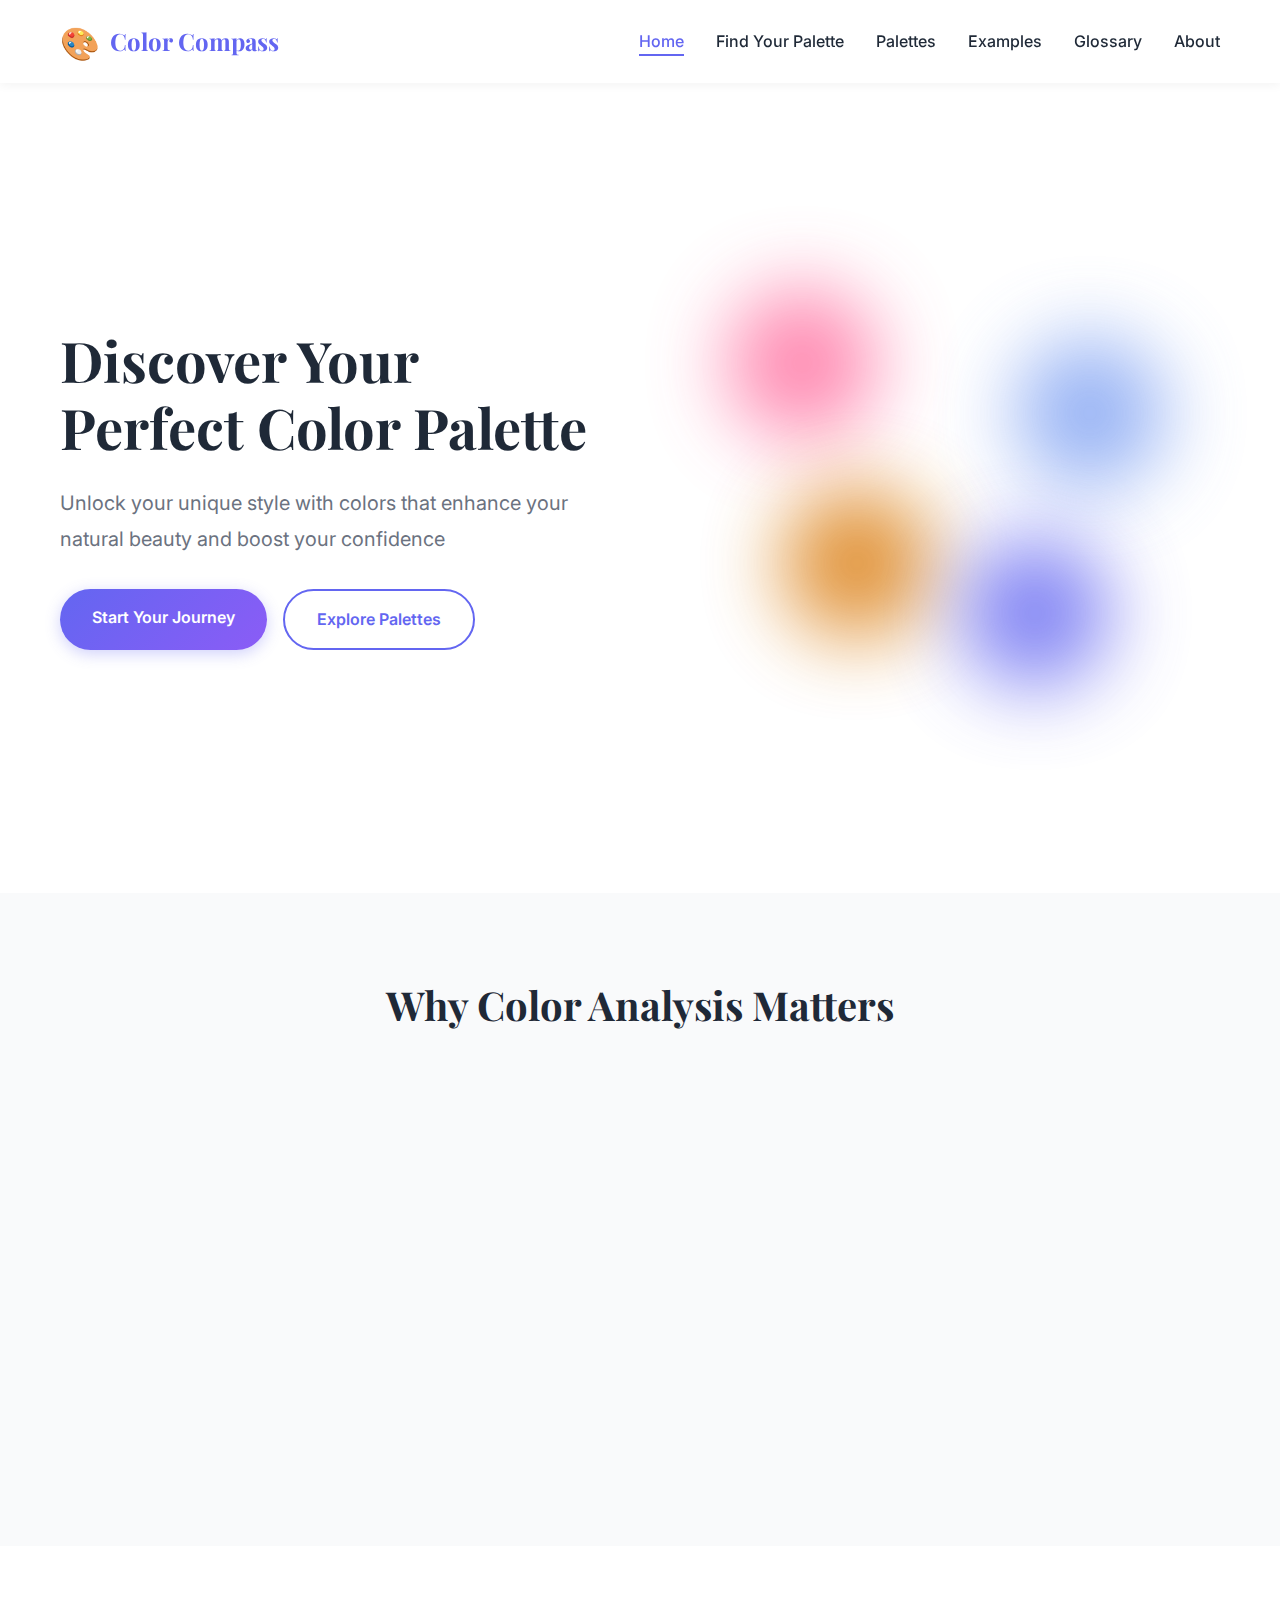
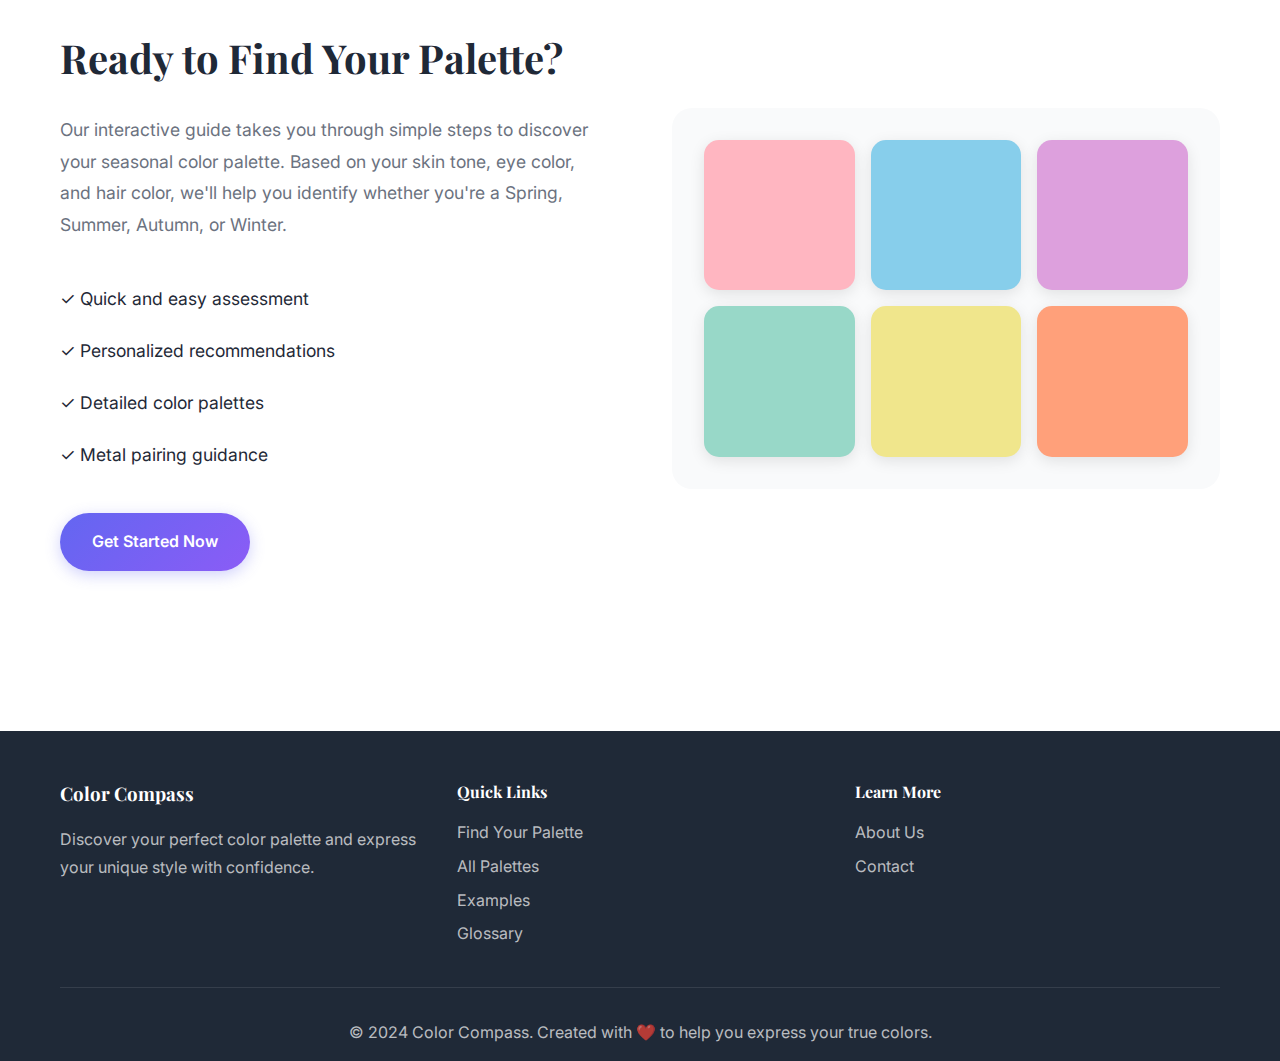
<file: index.html>
<!DOCTYPE html>
<html lang="en">
<head>
    <meta charset="UTF-8">
    <meta name="viewport" content="width=device-width, initial-scale=1.0">
    <title>Color Compass - Discover Your Perfect Palette</title>
    <link rel="stylesheet" href="styles.css">
    <link rel="preconnect" href="https://fonts.googleapis.com">
    <link rel="preconnect" href="https://fonts.gstatic.com" crossorigin>
    <link href="https://fonts.googleapis.com/css2?family=Playfair+Display:wght@400;600;700&family=Inter:wght@300;400;500;600&display=swap" rel="stylesheet">
</head>
<body>
    <nav class="navbar">
        <div class="nav-container">
            <div class="logo">
                <span class="logo-icon">🎨</span>
                <span class="logo-text">Color Compass</span>
            </div>
            <ul class="nav-menu">
                <li><a href="index.html" class="active">Home</a></li>
                <li><a href="guide.html">Find Your Palette</a></li>
                <li><a href="palettes.html">Palettes</a></li>
                <li><a href="examples.html">Examples</a></li>
                <li><a href="glossary.html">Glossary</a></li>
                <li><a href="about.html">About</a></li>
            </ul>
            <div class="hamburger">
                <span></span>
                <span></span>
                <span></span>
            </div>
        </div>
    </nav>

    <section class="hero">
        <div class="hero-content">
            <h1 class="hero-title">Discover Your Perfect Color Palette</h1>
            <p class="hero-subtitle">Unlock your unique style with colors that enhance your natural beauty and boost your confidence</p>
            <div class="hero-buttons">
                <a href="guide.html" class="btn btn-primary">Start Your Journey</a>
                <a href="palettes.html" class="btn btn-secondary">Explore Palettes</a>
            </div>
        </div>
        <div class="hero-visual">
            <div class="color-circle spring"></div>
            <div class="color-circle summer"></div>
            <div class="color-circle autumn"></div>
            <div class="color-circle winter"></div>
        </div>
    </section>

    <section class="features">
        <div class="container">
            <h2 class="section-title">Why Color Analysis Matters</h2>
            <div class="features-grid">
                <div class="feature-card">
                    <div class="feature-icon">✨</div>
                    <h3>Boost Confidence</h3>
                    <p>Colors that complement your natural features help you look and feel your absolute best.</p>
                </div>
                <div class="feature-card">
                    <div class="feature-icon">🎯</div>
                    <h3>Express Yourself</h3>
                    <p>Discover how color choices can become a powerful form of personal and cultural expression.</p>
                </div>
                <div class="feature-card">
                    <div class="feature-icon">💎</div>
                    <h3>Perfect Metals</h3>
                    <p>Learn which metals (silver, gold, rose gold) harmonize best with your color palette.</p>
                </div>
                <div class="feature-card">
                    <div class="feature-icon">🌟</div>
                    <h3>Unlock Potential</h3>
                    <p>Bring out your full potential by understanding how colors interact with your unique features.</p>
                </div>
            </div>
        </div>
    </section>

    <section class="quick-start">
        <div class="container">
            <div class="quick-start-content">
                <div class="quick-start-text">
                    <h2>Ready to Find Your Palette?</h2>
                    <p>Our interactive guide takes you through simple steps to discover your seasonal color palette. Based on your skin tone, eye color, and hair color, we'll help you identify whether you're a Spring, Summer, Autumn, or Winter.</p>
                    <ul class="quick-start-list">
                        <li>✓ Quick and easy assessment</li>
                        <li>✓ Personalized recommendations</li>
                        <li>✓ Detailed color palettes</li>
                        <li>✓ Metal pairing guidance</li>
                    </ul>
                    <a href="guide.html" class="btn btn-primary">Get Started Now</a>
                </div>
                <div class="quick-start-visual">
                    <div class="palette-preview">
                        <div class="palette-color" style="background: #FFB6C1;"></div>
                        <div class="palette-color" style="background: #87CEEB;"></div>
                        <div class="palette-color" style="background: #DDA0DD;"></div>
                        <div class="palette-color" style="background: #98D8C8;"></div>
                        <div class="palette-color" style="background: #F0E68C;"></div>
                        <div class="palette-color" style="background: #FFA07A;"></div>
                    </div>
                </div>
            </div>
        </div>
    </section>

    <footer class="footer">
        <div class="container">
            <div class="footer-content">
                <div class="footer-section">
                    <h3>Color Compass</h3>
                    <p>Discover your perfect color palette and express your unique style with confidence.</p>
                </div>
                <div class="footer-section">
                    <h4>Quick Links</h4>
                    <ul>
                        <li><a href="guide.html">Find Your Palette</a></li>
                        <li><a href="palettes.html">All Palettes</a></li>
                        <li><a href="examples.html">Examples</a></li>
                        <li><a href="glossary.html">Glossary</a></li>
                    </ul>
                </div>
                <div class="footer-section">
                    <h4>Learn More</h4>
                    <ul>
                        <li><a href="about.html">About Us</a></li>
                        <li><a href="#contact">Contact</a></li>
                    </ul>
                </div>
            </div>
            <div class="footer-bottom">
                <p>&copy; 2024 Color Compass. Created with ❤️ to help you express your true colors.</p>
            </div>
        </div>
    </footer>

    <script src="script.js"></script>
</body>
</html>
</file>
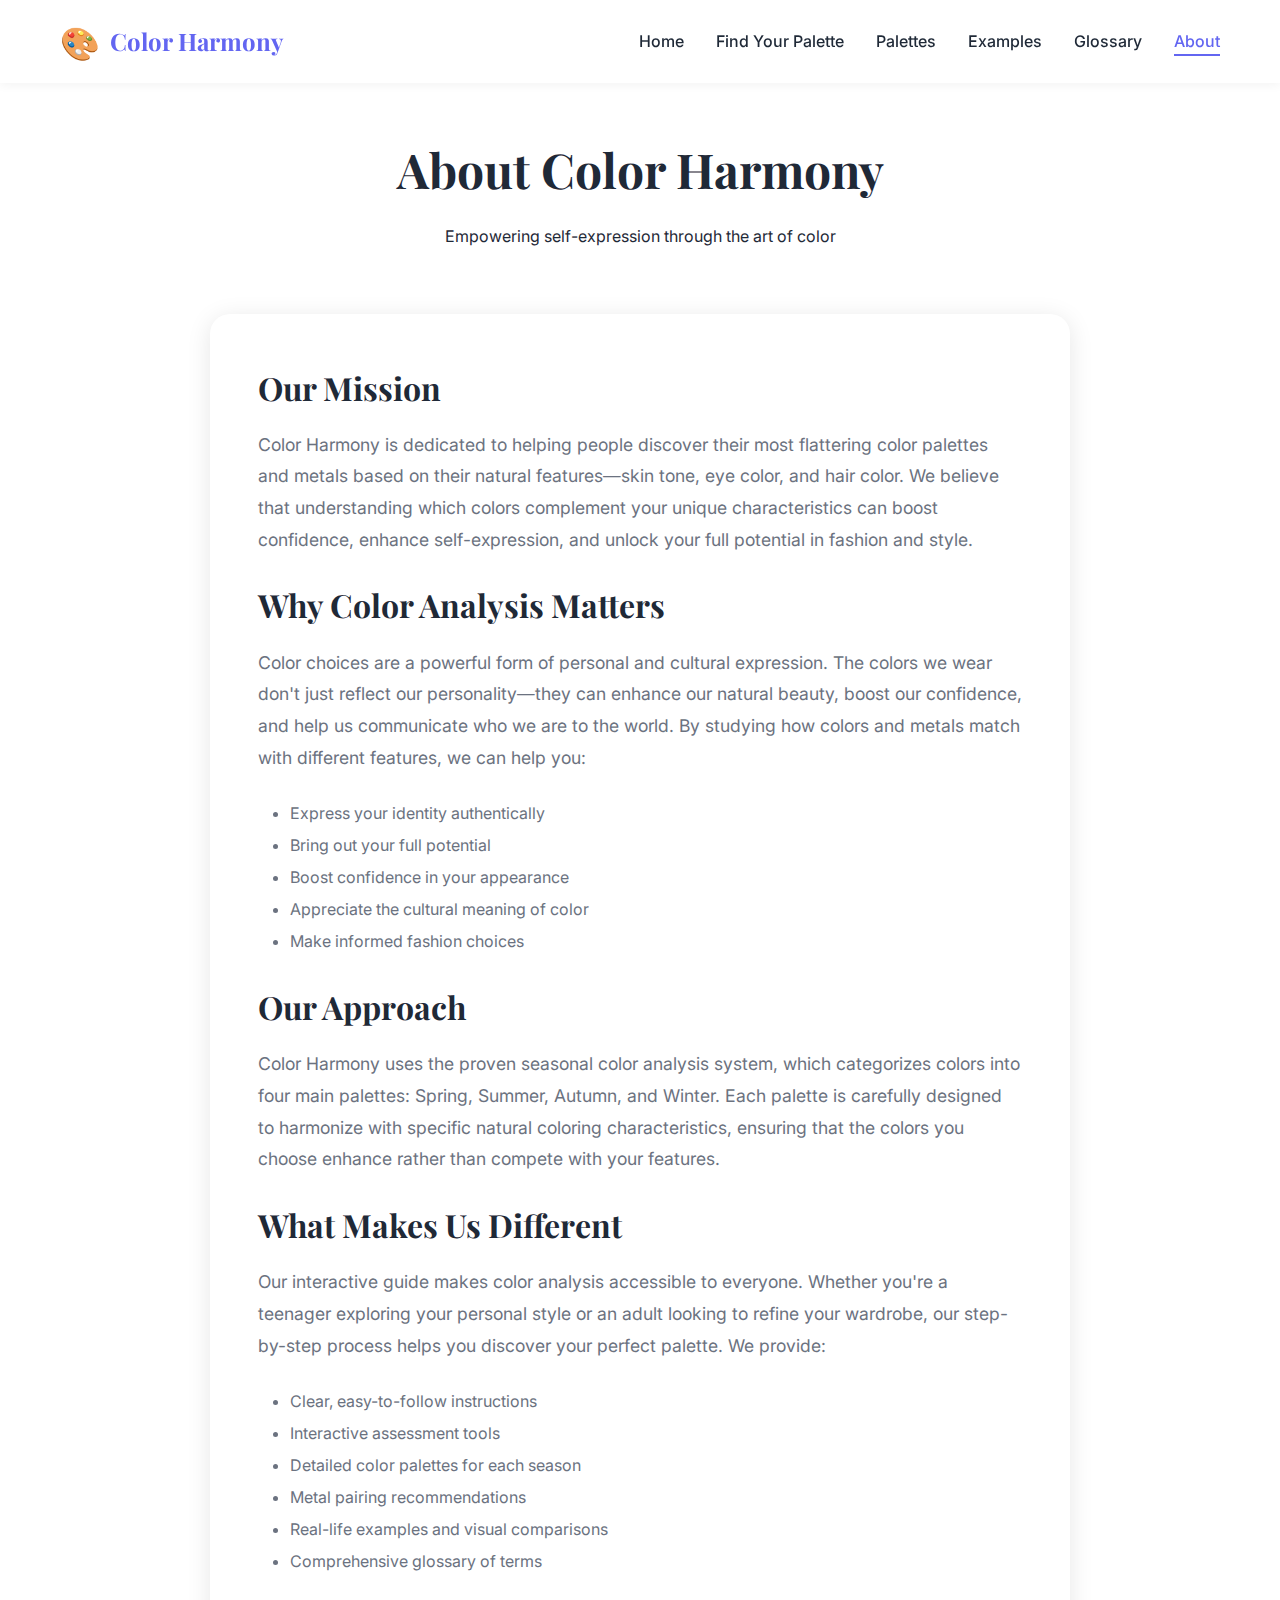
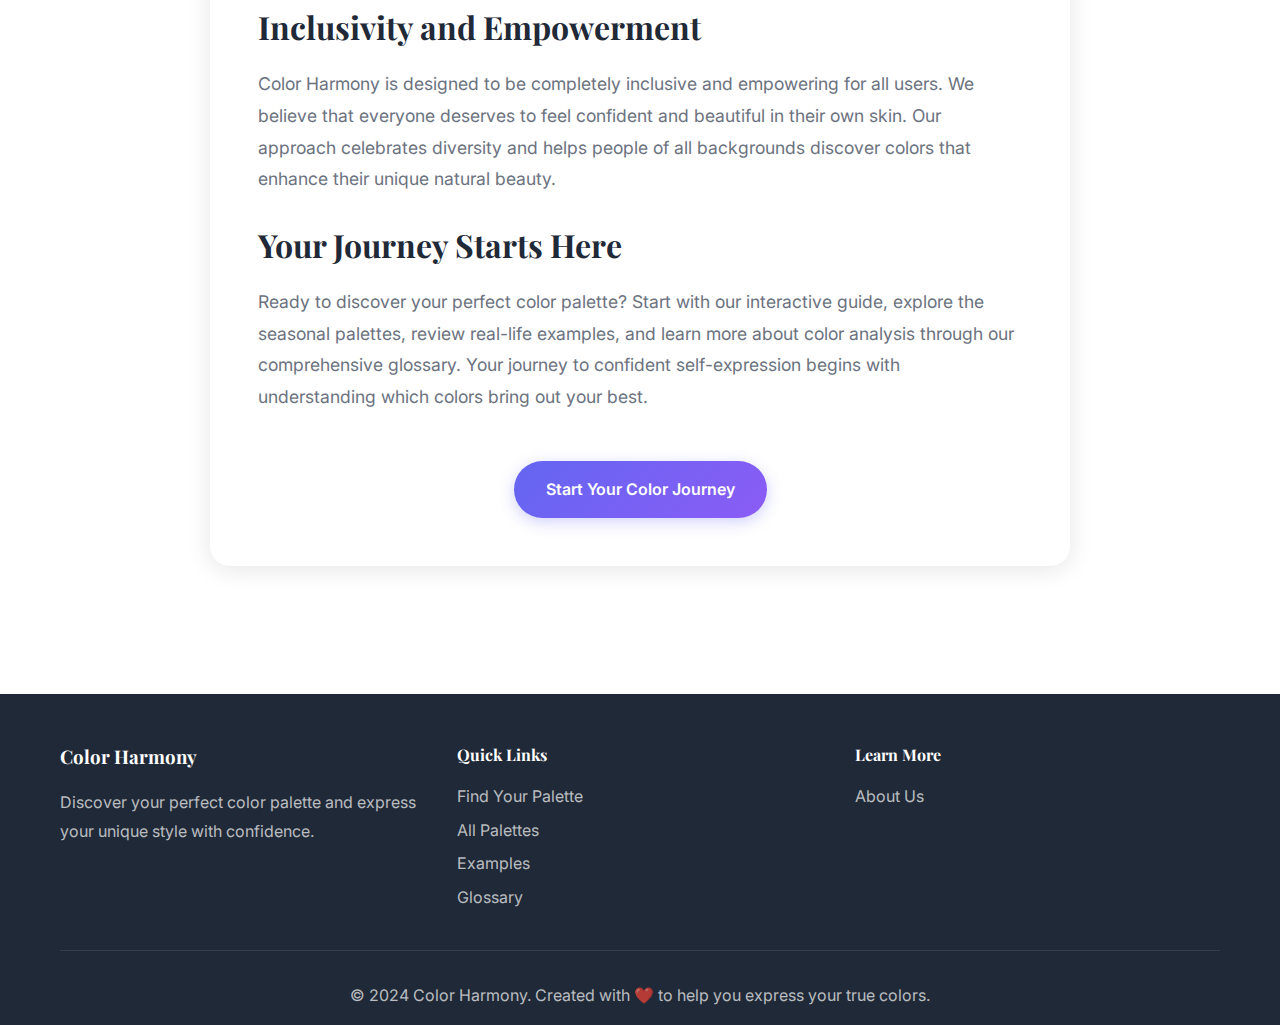
<file: about.html>
<!DOCTYPE html>
<html lang="en">
<head>
    <meta charset="UTF-8">
    <meta name="viewport" content="width=device-width, initial-scale=1.0">
    <title>About - Color Harmony</title>
    <link rel="stylesheet" href="styles.css">
    <link rel="preconnect" href="https://fonts.googleapis.com">
    <link rel="preconnect" href="https://fonts.gstatic.com" crossorigin>
    <link href="https://fonts.googleapis.com/css2?family=Playfair+Display:wght@400;600;700&family=Inter:wght@300;400;500;600&display=swap" rel="stylesheet">
</head>
<body>
    <nav class="navbar">
        <div class="nav-container">
            <div class="logo">
                <span class="logo-icon">🎨</span>
                <span class="logo-text">Color Harmony</span>
            </div>
            <ul class="nav-menu">
                <li><a href="index.html">Home</a></li>
                <li><a href="guide.html">Find Your Palette</a></li>
                <li><a href="palettes.html">Palettes</a></li>
                <li><a href="examples.html">Examples</a></li>
                <li><a href="glossary.html">Glossary</a></li>
                <li><a href="about.html" class="active">About</a></li>
            </ul>
            <div class="hamburger">
                <span></span>
                <span></span>
                <span></span>
            </div>
        </div>
    </nav>

    <div class="about-container">
        <div class="about-header">
            <h1>About Color Harmony</h1>
            <p>Empowering self-expression through the art of color</p>
        </div>

        <div class="about-content">
            <h2>Our Mission</h2>
            <p>Color Harmony is dedicated to helping people discover their most flattering color palettes and metals based on their natural features—skin tone, eye color, and hair color. We believe that understanding which colors complement your unique characteristics can boost confidence, enhance self-expression, and unlock your full potential in fashion and style.</p>

            <h2>Why Color Analysis Matters</h2>
            <p>Color choices are a powerful form of personal and cultural expression. The colors we wear don't just reflect our personality—they can enhance our natural beauty, boost our confidence, and help us communicate who we are to the world. By studying how colors and metals match with different features, we can help you:</p>
            <ul style="margin-left: 2rem; margin-bottom: 1.5rem; color: var(--text-light); line-height: 2;">
                <li>Express your identity authentically</li>
                <li>Bring out your full potential</li>
                <li>Boost confidence in your appearance</li>
                <li>Appreciate the cultural meaning of color</li>
                <li>Make informed fashion choices</li>
            </ul>

            <h2>Our Approach</h2>
            <p>Color Harmony uses the proven seasonal color analysis system, which categorizes colors into four main palettes: Spring, Summer, Autumn, and Winter. Each palette is carefully designed to harmonize with specific natural coloring characteristics, ensuring that the colors you choose enhance rather than compete with your features.</p>

            <h2>What Makes Us Different</h2>
            <p>Our interactive guide makes color analysis accessible to everyone. Whether you're a teenager exploring your personal style or an adult looking to refine your wardrobe, our step-by-step process helps you discover your perfect palette. We provide:</p>
            <ul style="margin-left: 2rem; margin-bottom: 1.5rem; color: var(--text-light); line-height: 2;">
                <li>Clear, easy-to-follow instructions</li>
                <li>Interactive assessment tools</li>
                <li>Detailed color palettes for each season</li>
                <li>Metal pairing recommendations</li>
                <li>Real-life examples and visual comparisons</li>
                <li>Comprehensive glossary of terms</li>
            </ul>

            <h2>Inclusivity and Empowerment</h2>
            <p>Color Harmony is designed to be completely inclusive and empowering for all users. We believe that everyone deserves to feel confident and beautiful in their own skin. Our approach celebrates diversity and helps people of all backgrounds discover colors that enhance their unique natural beauty.</p>

            <h2>Your Journey Starts Here</h2>
            <p>Ready to discover your perfect color palette? Start with our interactive guide, explore the seasonal palettes, review real-life examples, and learn more about color analysis through our comprehensive glossary. Your journey to confident self-expression begins with understanding which colors bring out your best.</p>

            <div style="text-align: center; margin-top: 3rem;">
                <a href="guide.html" class="btn btn-primary">Start Your Color Journey</a>
            </div>
        </div>
    </div>

    <footer class="footer">
        <div class="container">
            <div class="footer-content">
                <div class="footer-section">
                    <h3>Color Harmony</h3>
                    <p>Discover your perfect color palette and express your unique style with confidence.</p>
                </div>
                <div class="footer-section">
                    <h4>Quick Links</h4>
                    <ul>
                        <li><a href="guide.html">Find Your Palette</a></li>
                        <li><a href="palettes.html">All Palettes</a></li>
                        <li><a href="examples.html">Examples</a></li>
                        <li><a href="glossary.html">Glossary</a></li>
                    </ul>
                </div>
                <div class="footer-section">
                    <h4>Learn More</h4>
                    <ul>
                        <li><a href="about.html">About Us</a></li>
                    </ul>
                </div>
            </div>
            <div class="footer-bottom">
                <p>&copy; 2024 Color Harmony. Created with ❤️ to help you express your true colors.</p>
            </div>
        </div>
    </footer>

    <script src="script.js"></script>
</body>
</html>
</file>
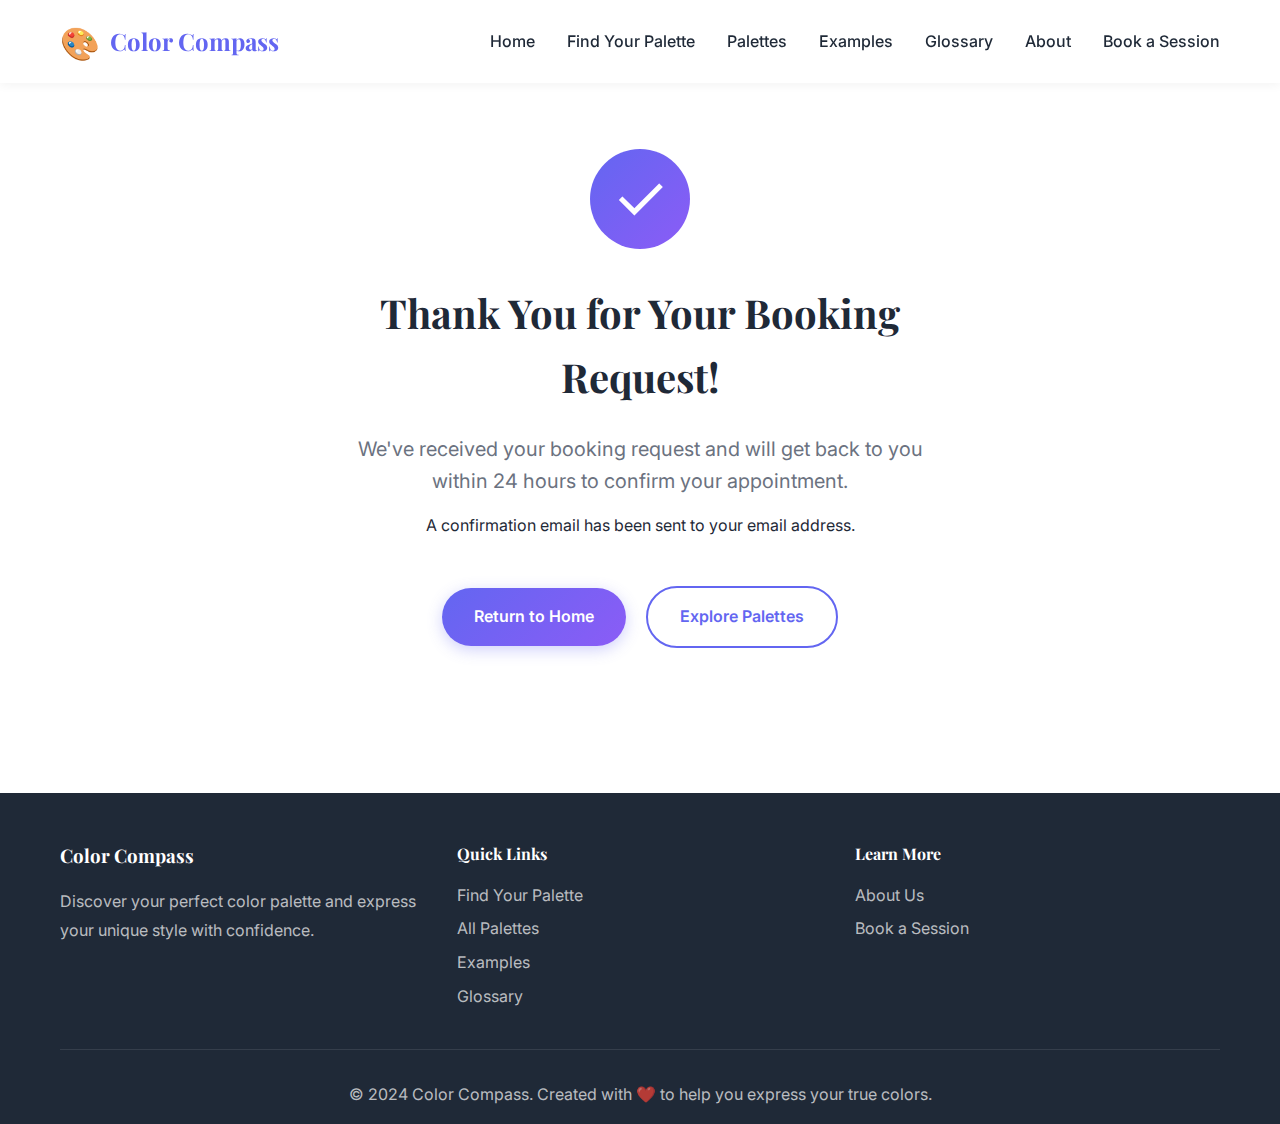
<file: booking-success.html>
<!DOCTYPE html>
<html lang="en">
<head>
    <meta charset="UTF-8">
    <meta name="viewport" content="width=device-width, initial-scale=1.0">
    <title>Booking Received - Color Compass</title>
    <link rel="stylesheet" href="styles.css">
    <link rel="preconnect" href="https://fonts.googleapis.com">
    <link rel="preconnect" href="https://fonts.gstatic.com" crossorigin>
    <link href="https://fonts.googleapis.com/css2?family=Playfair+Display:wght@400;600;700&family=Inter:wght@300;400;500;600&display=swap" rel="stylesheet">
</head>
<body>
    <nav class="navbar">
        <div class="nav-container">
            <div class="logo">
                <span class="logo-icon">🎨</span>
                <span class="logo-text">Color Compass</span>
            </div>
            <ul class="nav-menu">
                <li><a href="index.html">Home</a></li>
                <li><a href="guide.html">Find Your Palette</a></li>
                <li><a href="palettes.html">Palettes</a></li>
                <li><a href="examples.html">Examples</a></li>
                <li><a href="glossary.html">Glossary</a></li>
                <li><a href="about.html">About</a></li>
                <li><a href="booking.html">Book a Session</a></li>
            </ul>
            <div class="hamburger">
                <span></span>
                <span></span>
                <span></span>
            </div>
        </div>
    </nav>

    <div class="success-container">
        <div class="success-content">
            <div class="success-icon">✓</div>
            <h1>Thank You for Your Booking Request!</h1>
            <p class="success-message">We've received your booking request and will get back to you within 24 hours to confirm your appointment.</p>
            <p>A confirmation email has been sent to your email address.</p>
            <div style="margin-top: 3rem;">
                <a href="index.html" class="btn btn-primary">Return to Home</a>
                <a href="palettes.html" class="btn btn-secondary" style="margin-left: 1rem;">Explore Palettes</a>
            </div>
        </div>
    </div>

    <footer class="footer">
        <div class="container">
            <div class="footer-content">
                <div class="footer-section">
                    <h3>Color Compass</h3>
                    <p>Discover your perfect color palette and express your unique style with confidence.</p>
                </div>
                <div class="footer-section">
                    <h4>Quick Links</h4>
                    <ul>
                        <li><a href="guide.html">Find Your Palette</a></li>
                        <li><a href="palettes.html">All Palettes</a></li>
                        <li><a href="examples.html">Examples</a></li>
                        <li><a href="glossary.html">Glossary</a></li>
                    </ul>
                </div>
                <div class="footer-section">
                    <h4>Learn More</h4>
                    <ul>
                        <li><a href="about.html">About Us</a></li>
                        <li><a href="booking.html">Book a Session</a></li>
                    </ul>
                </div>
            </div>
            <div class="footer-bottom">
                <p>&copy; 2024 Color Compass. Created with ❤️ to help you express your true colors.</p>
            </div>
        </div>
    </footer>

    <script src="script.js"></script>
</body>
</html>
</file>
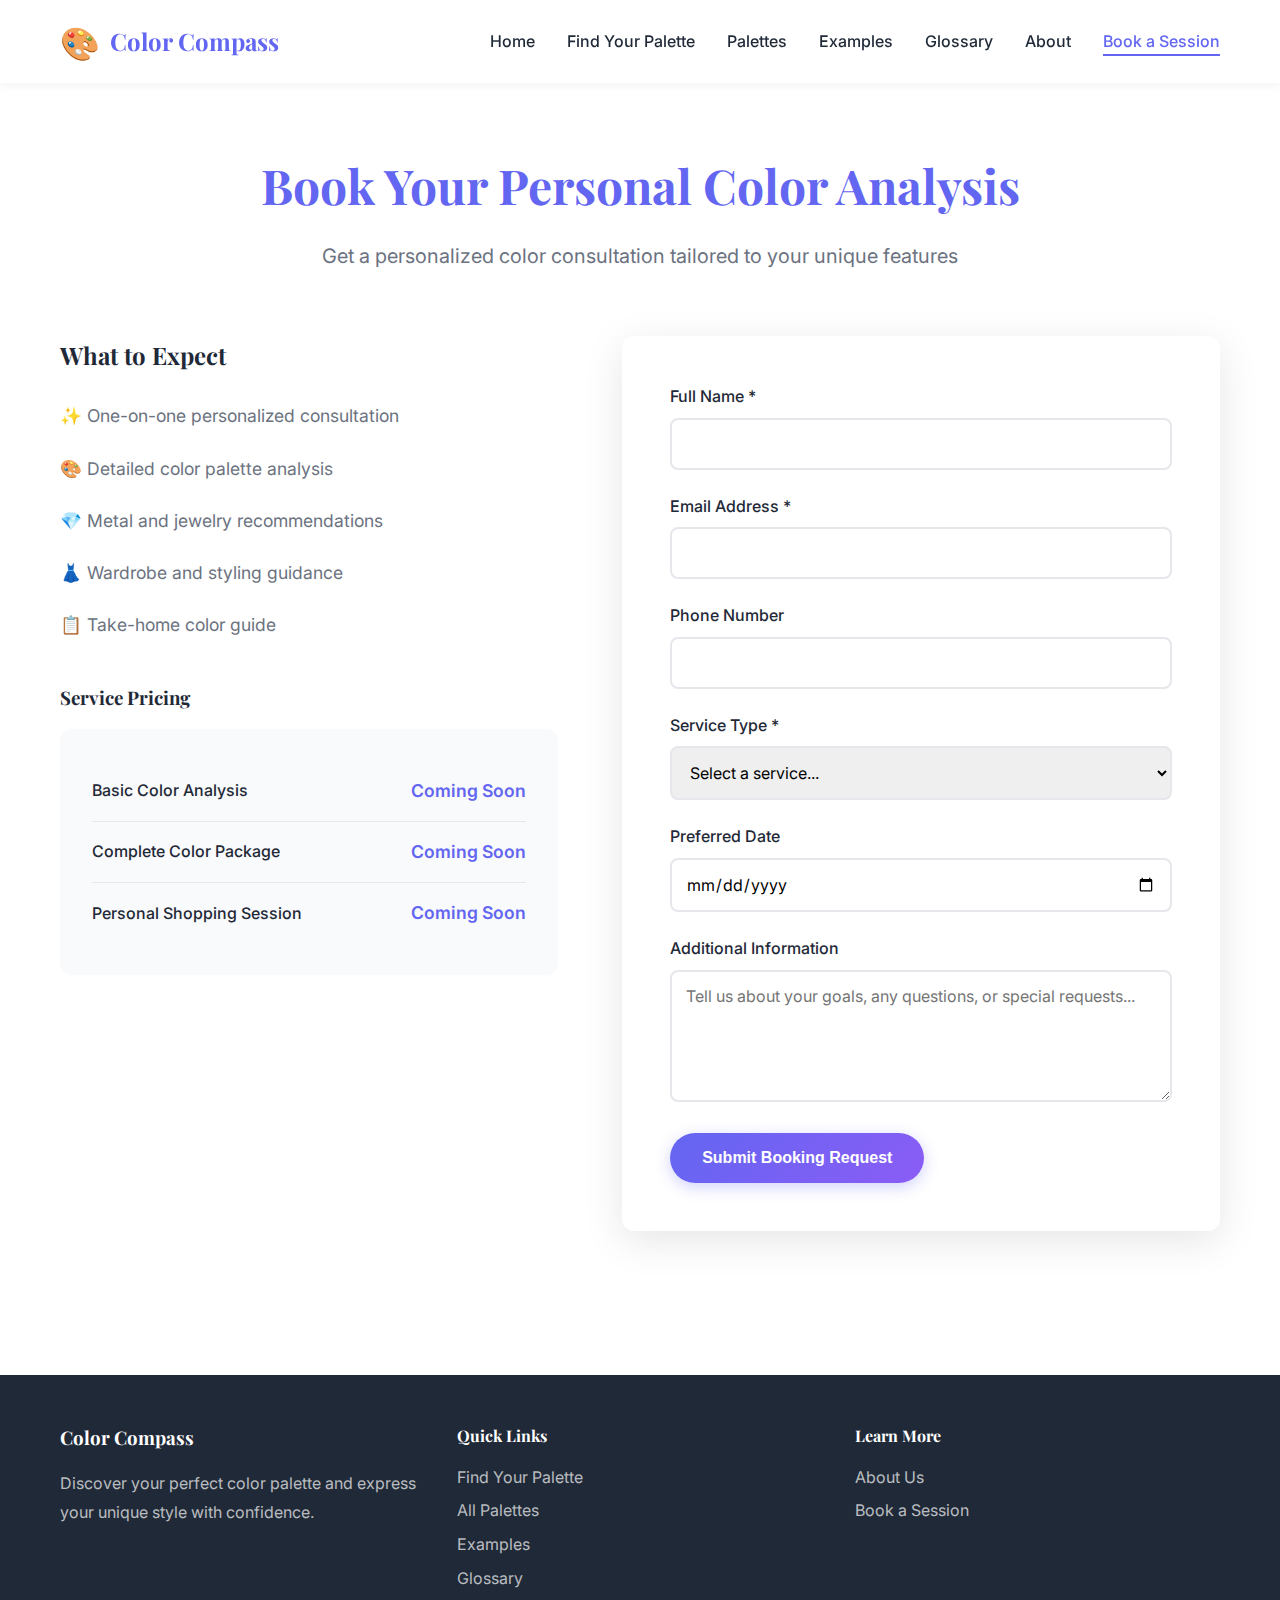
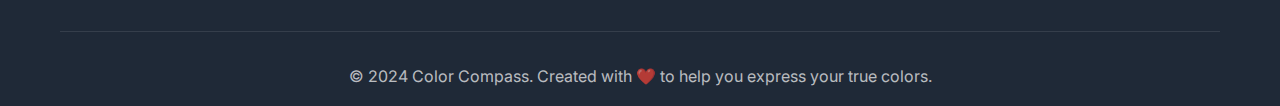
<file: booking.html>
<!DOCTYPE html>
<html lang="en">
<head>
    <meta charset="UTF-8">
    <meta name="viewport" content="width=device-width, initial-scale=1.0">
    <title>Book a Session - Color Compass</title>
    <link rel="stylesheet" href="styles.css">
    <link rel="preconnect" href="https://fonts.googleapis.com">
    <link rel="preconnect" href="https://fonts.gstatic.com" crossorigin>
    <link href="https://fonts.googleapis.com/css2?family=Playfair+Display:wght@400;600;700&family=Inter:wght@300;400;500;600&display=swap" rel="stylesheet">
</head>
<body>
    <nav class="navbar">
        <div class="nav-container">
            <div class="logo">
                <span class="logo-icon">🎨</span>
                <span class="logo-text">Color Compass</span>
            </div>
            <ul class="nav-menu">
                <li><a href="index.html">Home</a></li>
                <li><a href="guide.html">Find Your Palette</a></li>
                <li><a href="palettes.html">Palettes</a></li>
                <li><a href="examples.html">Examples</a></li>
                <li><a href="glossary.html">Glossary</a></li>
                <li><a href="about.html">About</a></li>
                <li><a href="booking.html" class="active">Book a Session</a></li>
            </ul>
            <div class="hamburger">
                <span></span>
                <span></span>
                <span></span>
            </div>
        </div>
    </nav>

    <div class="booking-container">
        <div class="booking-header">
            <h1>Book Your Personal Color Analysis</h1>
            <p>Get a personalized color consultation tailored to your unique features</p>
        </div>

        <div class="booking-content">
            <div class="booking-info">
                <h2>What to Expect</h2>
                <ul class="booking-features">
                    <li>✨ One-on-one personalized consultation</li>
                    <li>🎨 Detailed color palette analysis</li>
                    <li>💎 Metal and jewelry recommendations</li>
                    <li>👗 Wardrobe and styling guidance</li>
                    <li>📋 Take-home color guide</li>
                </ul>

                <h3 style="margin-top: 2rem;">Service Pricing</h3>
                <div class="pricing-list">
                    <div class="price-item">
                        <span class="service-name">Basic Color Analysis</span>
                        <span class="service-price">Coming Soon</span>
                    </div>
                    <div class="price-item">
                        <span class="service-name">Complete Color Package</span>
                        <span class="service-price">Coming Soon</span>
                    </div>
                    <div class="price-item">
                        <span class="service-name">Personal Shopping Session</span>
                        <span class="service-price">Coming Soon</span>
                    </div>
                </div>
            </div>

            <div class="booking-form-wrapper">
                <form name="booking" method="POST" data-netlify="true" netlify-honeypot="bot-field" action="/booking-success.html">
                    <input type="hidden" name="form-name" value="booking" />
                    <p style="display: none;">
                        <label>Don't fill this out if you're human: <input name="bot-field" /></label>
                    </p>

                    <div class="form-group">
                        <label for="name">Full Name *</label>
                        <input type="text" id="name" name="name" required>
                    </div>

                    <div class="form-group">
                        <label for="email">Email Address *</label>
                        <input type="email" id="email" name="email" required>
                    </div>

                    <div class="form-group">
                        <label for="phone">Phone Number</label>
                        <input type="tel" id="phone" name="phone">
                    </div>

                    <div class="form-group">
                        <label for="service">Service Type *</label>
                        <select id="service" name="service" required>
                            <option value="">Select a service...</option>
                            <option value="basic">Basic Color Analysis</option>
                            <option value="complete">Complete Color Package</option>
                            <option value="shopping">Personal Shopping Session</option>
                            <option value="other">Other / Inquiry</option>
                        </select>
                    </div>

                    <div class="form-group">
                        <label for="date">Preferred Date</label>
                        <input type="date" id="date" name="preferred-date">
                    </div>

                    <div class="form-group">
                        <label for="message">Additional Information</label>
                        <textarea id="message" name="message" rows="5" placeholder="Tell us about your goals, any questions, or special requests..."></textarea>
                    </div>

                    <button type="submit" class="btn btn-primary">Submit Booking Request</button>
                </form>
            </div>
        </div>
    </div>

    <footer class="footer">
        <div class="container">
            <div class="footer-content">
                <div class="footer-section">
                    <h3>Color Compass</h3>
                    <p>Discover your perfect color palette and express your unique style with confidence.</p>
                </div>
                <div class="footer-section">
                    <h4>Quick Links</h4>
                    <ul>
                        <li><a href="guide.html">Find Your Palette</a></li>
                        <li><a href="palettes.html">All Palettes</a></li>
                        <li><a href="examples.html">Examples</a></li>
                        <li><a href="glossary.html">Glossary</a></li>
                    </ul>
                </div>
                <div class="footer-section">
                    <h4>Learn More</h4>
                    <ul>
                        <li><a href="about.html">About Us</a></li>
                        <li><a href="booking.html">Book a Session</a></li>
                    </ul>
                </div>
            </div>
            <div class="footer-bottom">
                <p>&copy; 2024 Color Compass. Created with ❤️ to help you express your true colors.</p>
            </div>
        </div>
    </footer>

    <script src="script.js"></script>
</body>
</html>
</file>
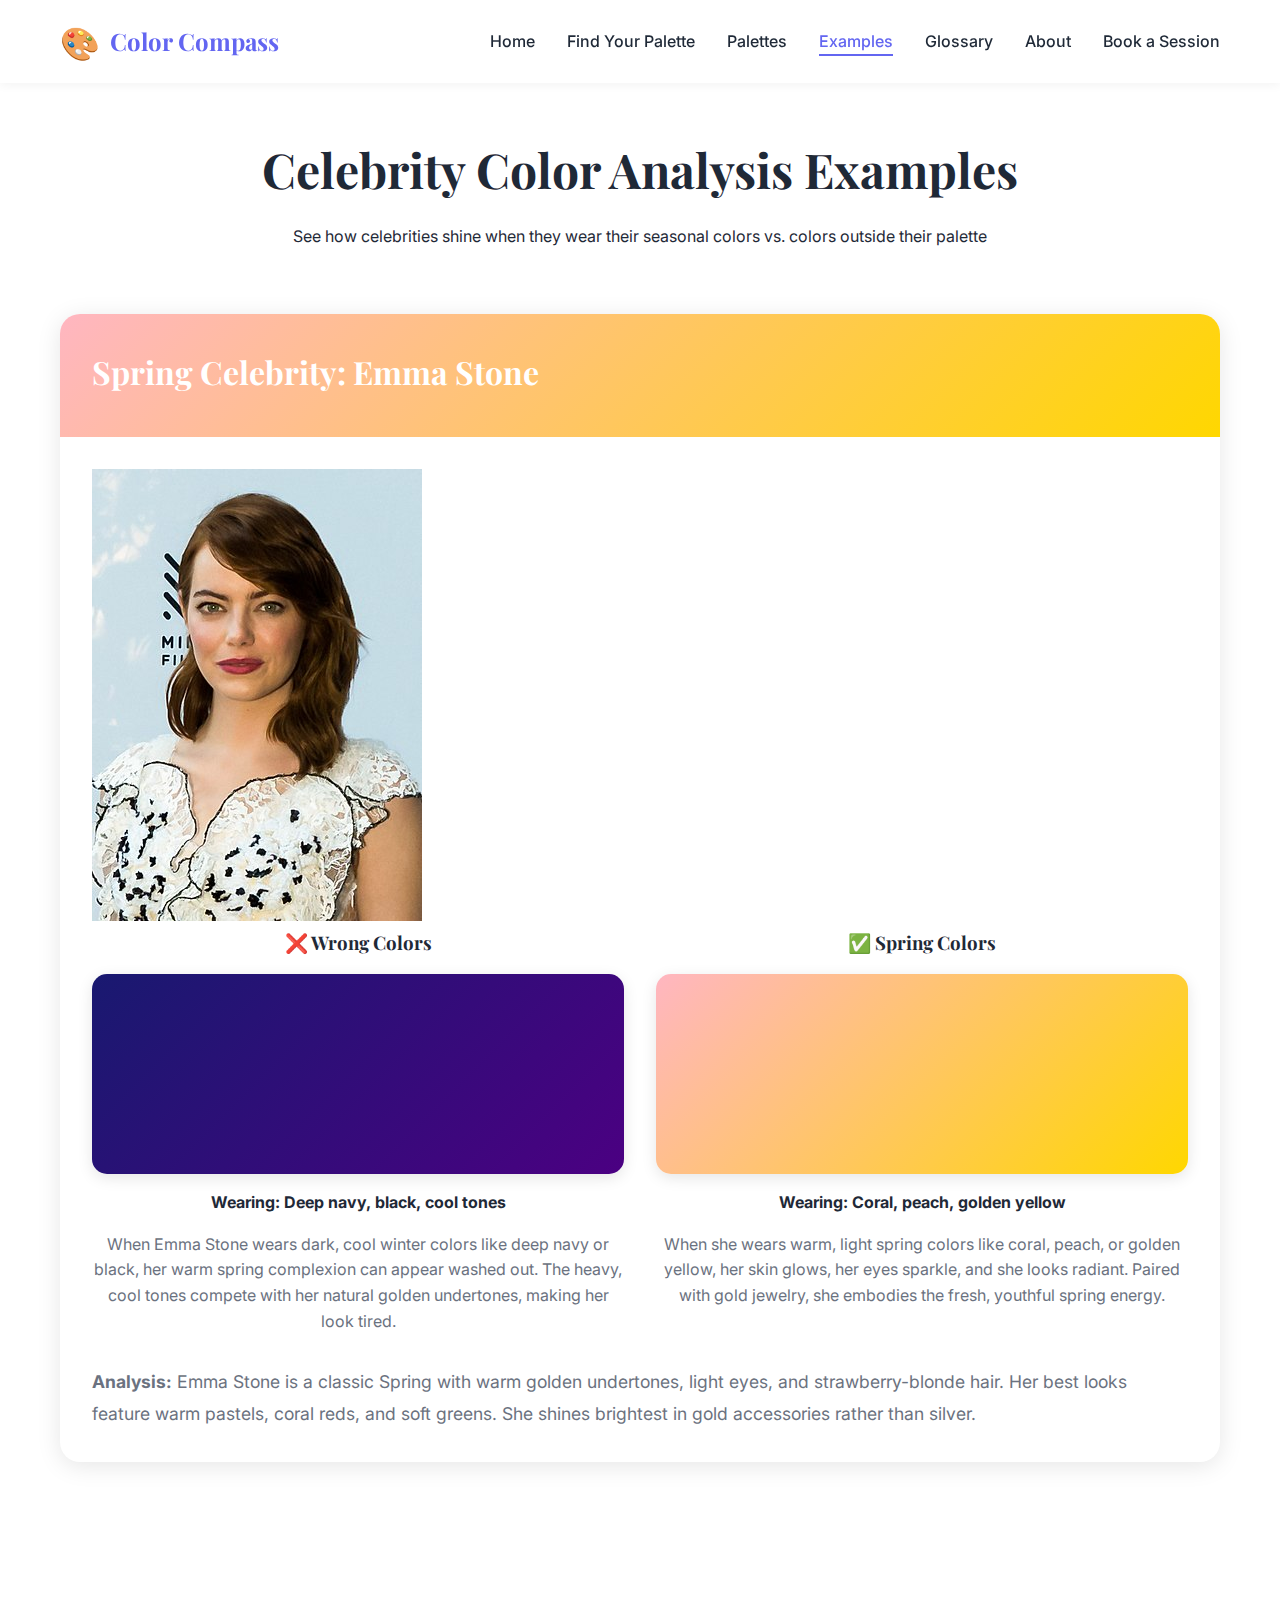
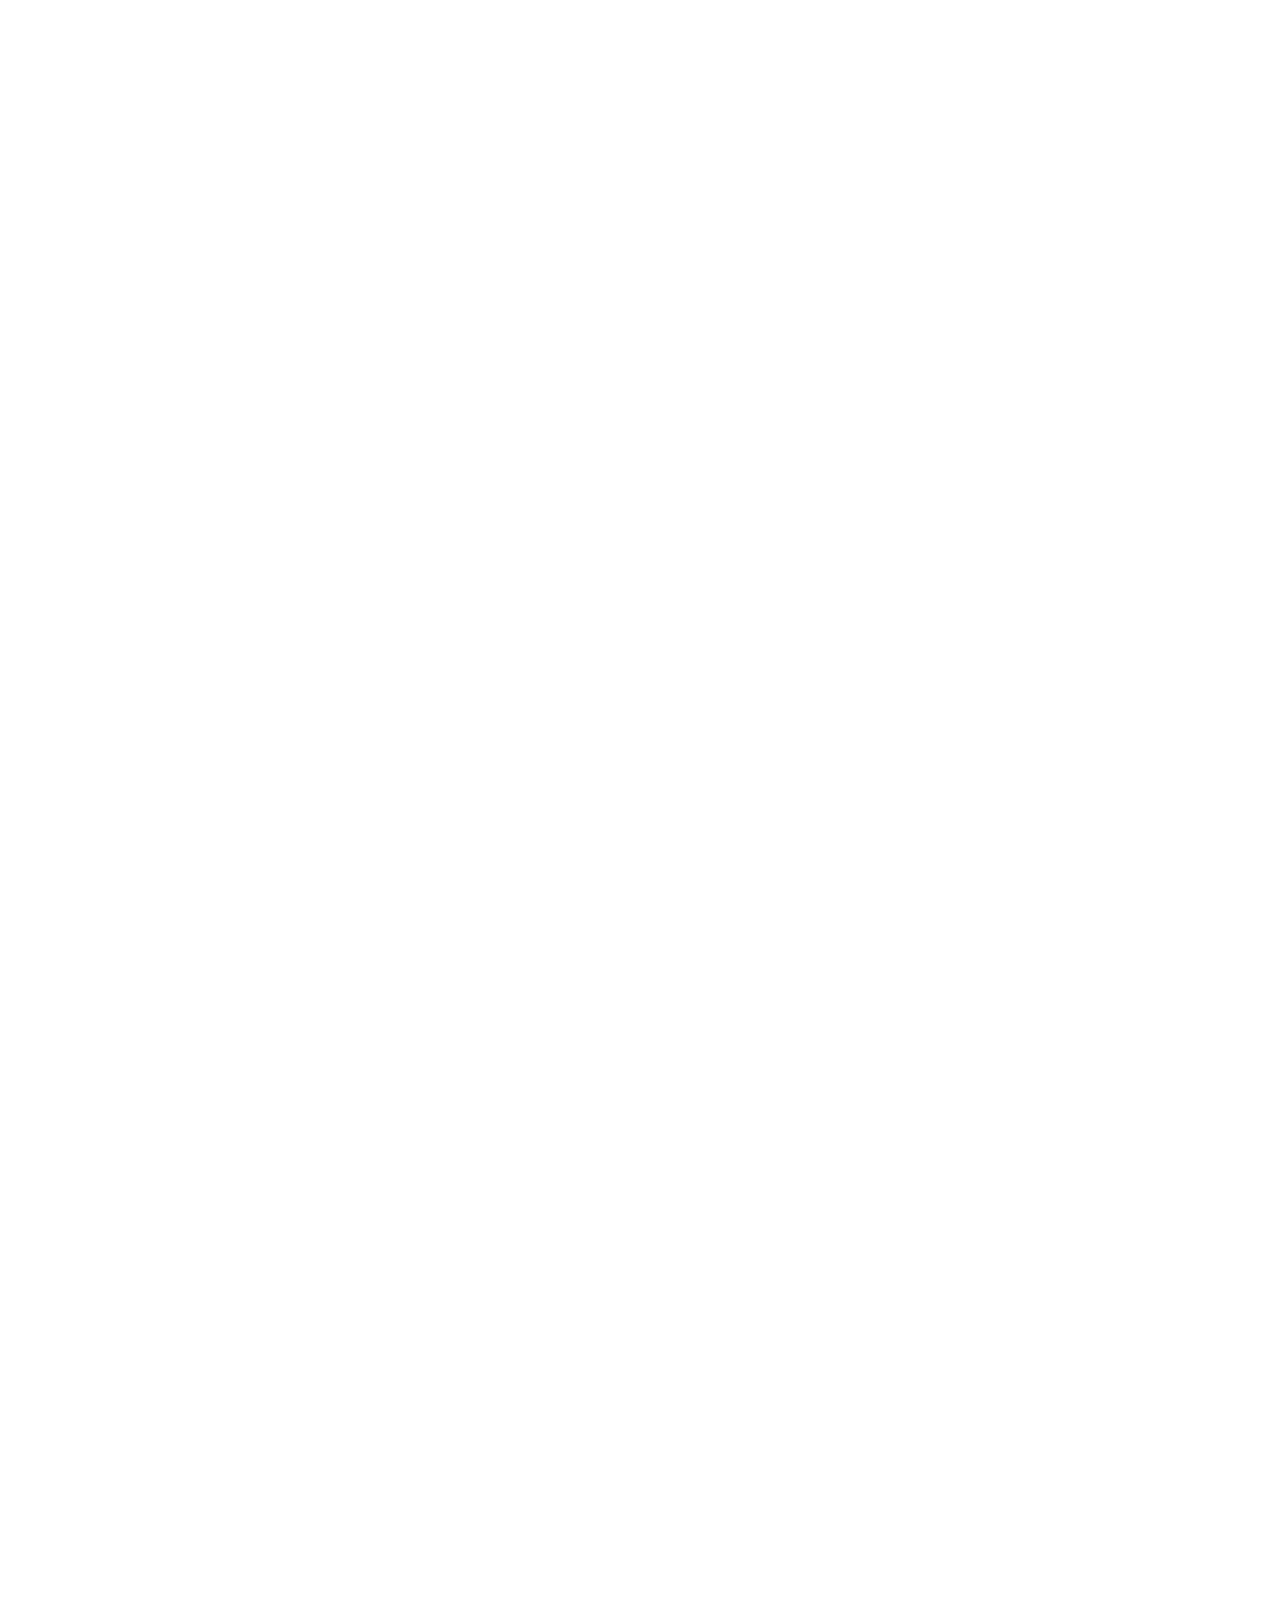
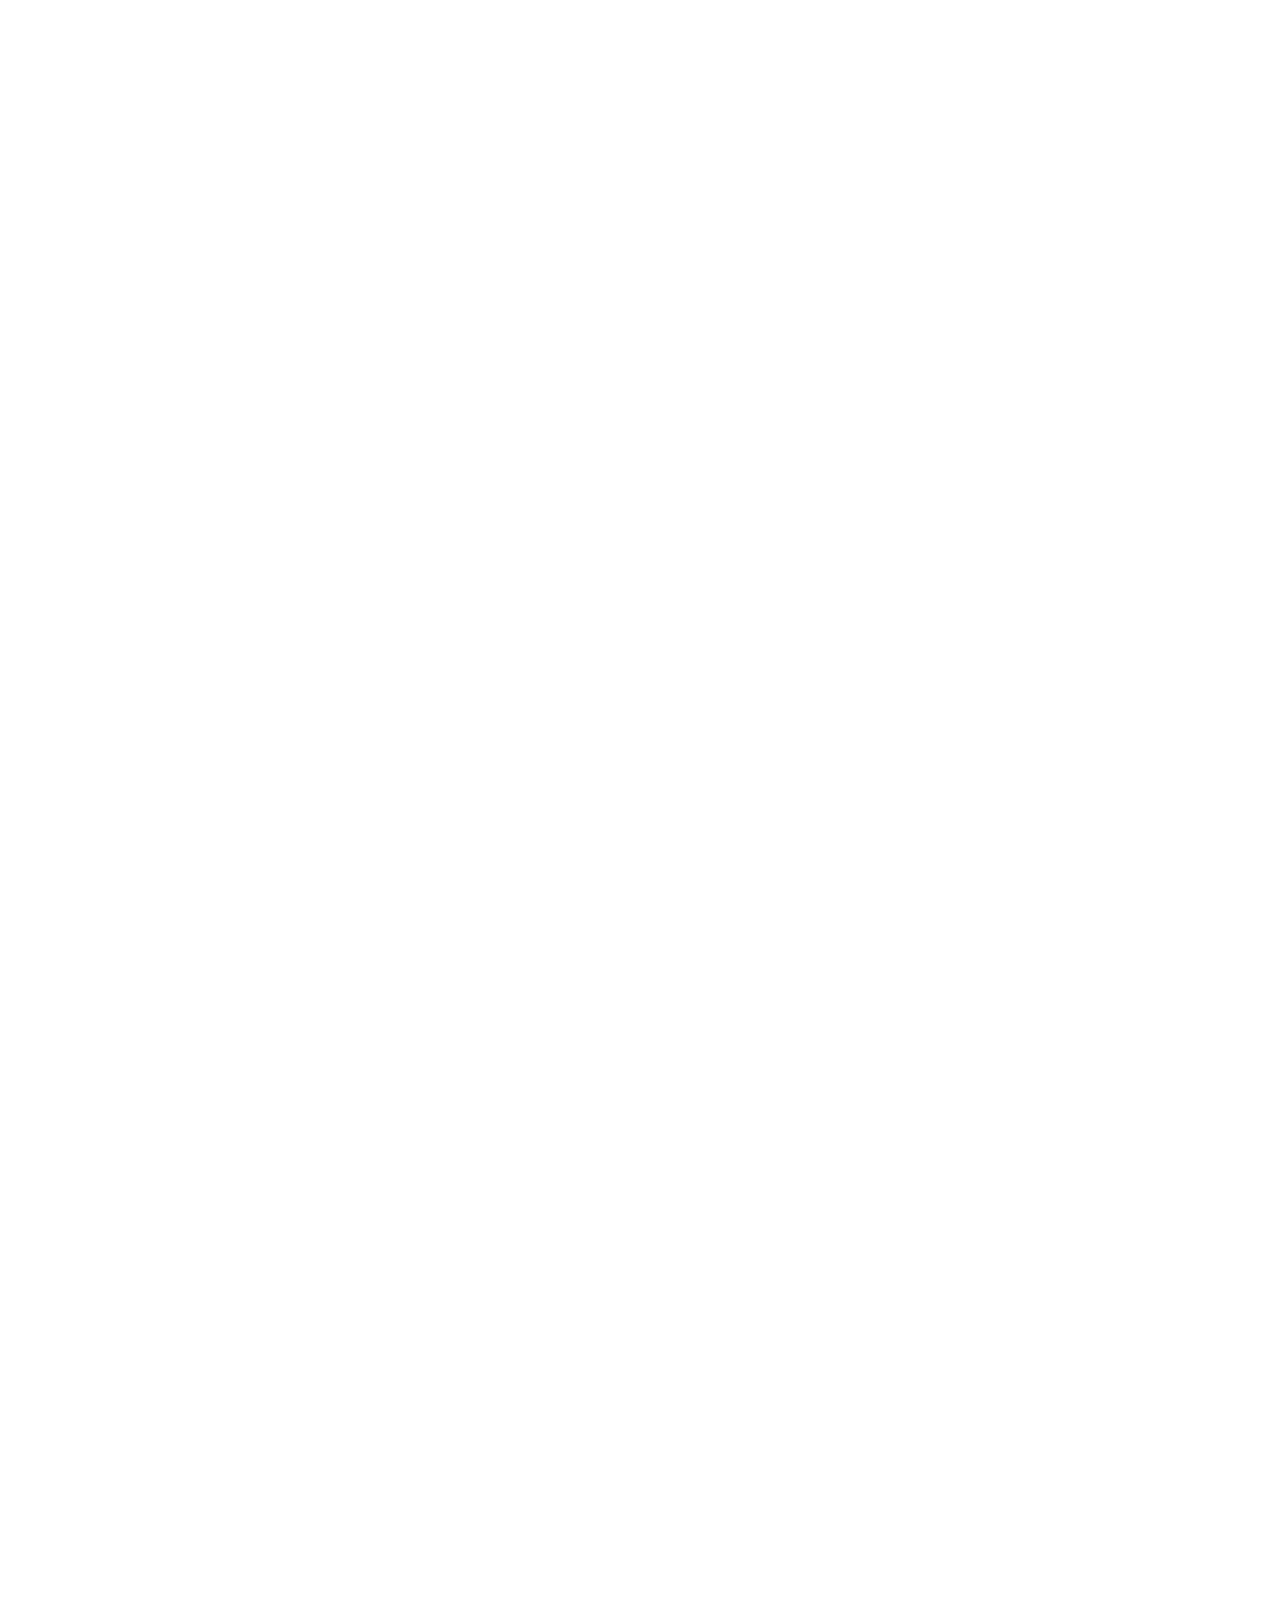
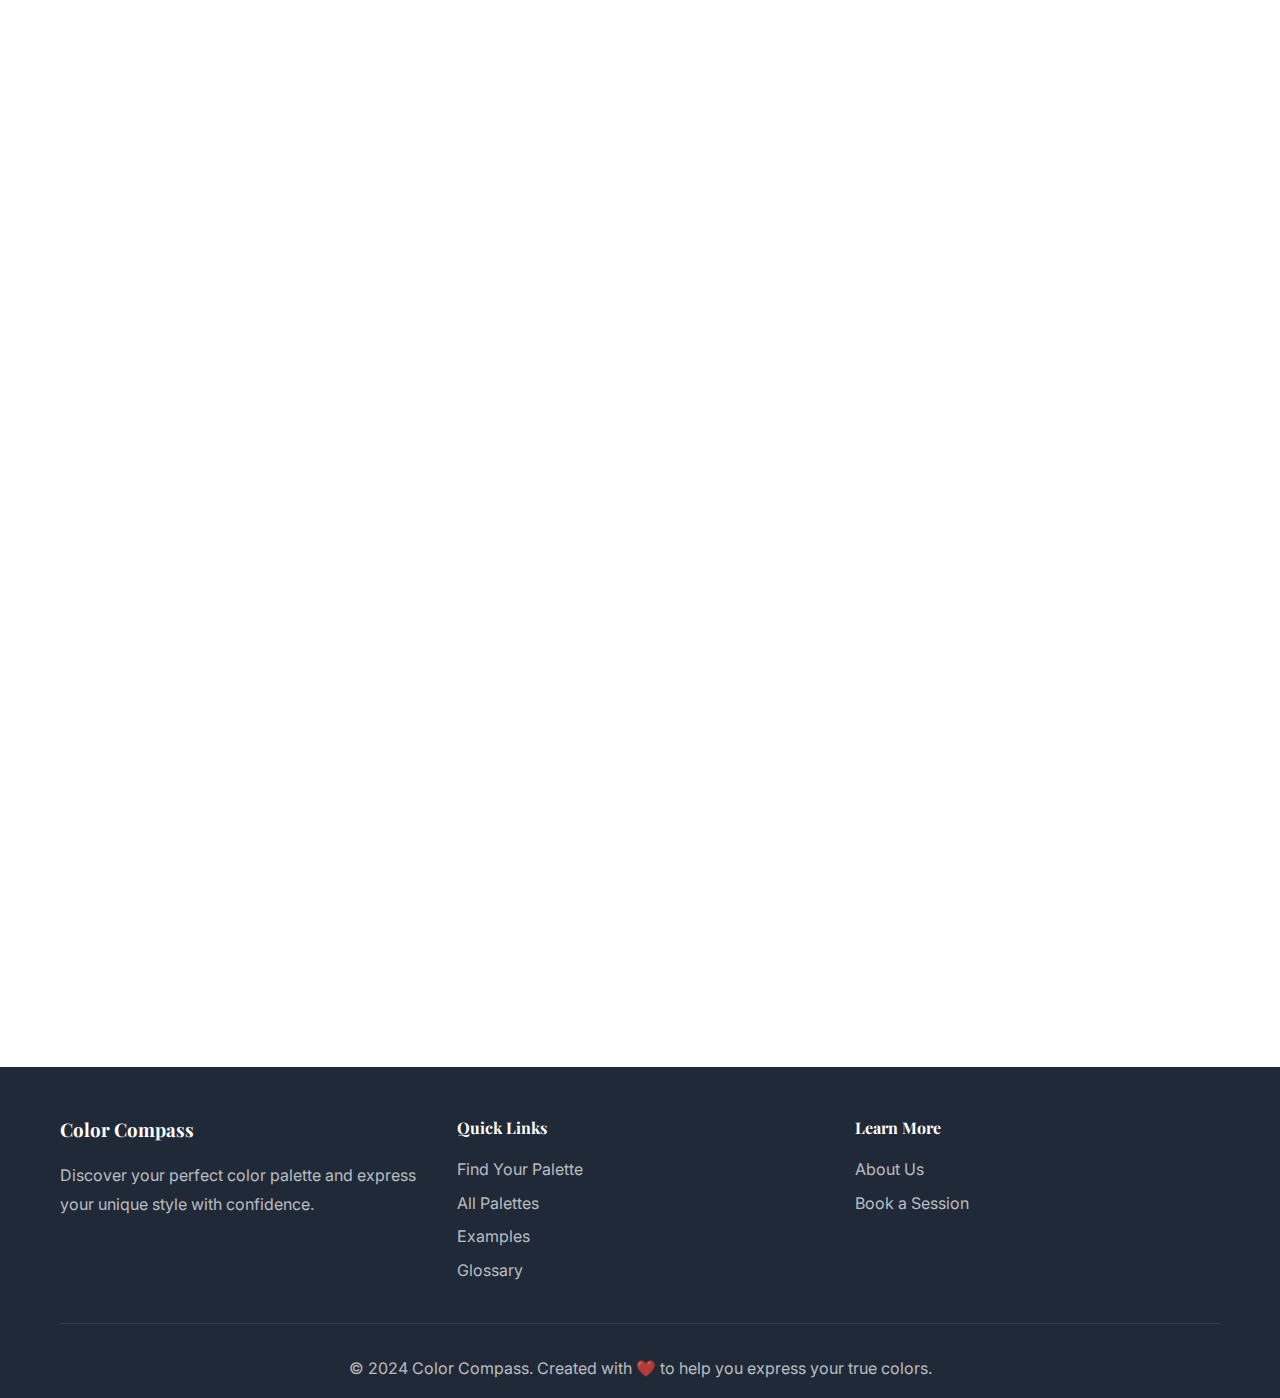
<file: examples.html>
<!DOCTYPE html>
<html lang="en">
<head>
    <meta charset="UTF-8">
    <meta name="viewport" content="width=device-width, initial-scale=1.0">
    <title>Examples - Color Compass</title>
    <link rel="stylesheet" href="styles.css">
    <link rel="preconnect" href="https://fonts.googleapis.com">
    <link rel="preconnect" href="https://fonts.gstatic.com" crossorigin>
    <link href="https://fonts.googleapis.com/css2?family=Playfair+Display:wght@400;600;700&family=Inter:wght@300;400;500;600&display=swap" rel="stylesheet">
</head>
<body>
    <nav class="navbar">
        <div class="nav-container">
            <div class="logo">
                <span class="logo-icon">🎨</span>
                <span class="logo-text">Color Compass</span>
            </div>
            <ul class="nav-menu">
                <li><a href="index.html">Home</a></li>
                <li><a href="guide.html">Find Your Palette</a></li>
                <li><a href="palettes.html">Palettes</a></li>
                <li><a href="examples.html" class="active">Examples</a></li>
                <li><a href="glossary.html">Glossary</a></li>
                <li><a href="about.html">About</a></li>
                <li><a href="booking.html">Book a Session</a></li>
            </ul>
            <div class="hamburger">
                <span></span>
                <span></span>
                <span></span>
            </div>
        </div>
    </nav>

    <div class="examples-container">
        <div class="examples-header">
            <h1>Celebrity Color Analysis Examples</h1>
            <p>See how celebrities shine when they wear their seasonal colors vs. colors outside their palette</p>
        </div>

        <!-- Spring Celebrity Example -->
        <div class="example-card">
            <div class="example-header" style="background: linear-gradient(135deg, #FFB6C1, #FFD700);">
                <h2>Spring Celebrity: Emma Stone</h2>
            </div>
            <div class="example-content">
                <div class="celebrity-photo-section">
                    <img src="images/emma-stone.jpg" alt="Emma Stone - Spring Palette Celebrity" class="celebrity-photo">
                </div>
                <div class="comparison">
                    <div class="comparison-item">
                        <h3>❌ Wrong Colors</h3>
                        <div class="color-swatch" style="background: linear-gradient(135deg, #191970, #4B0082);"></div>
                        <p><strong>Wearing: Deep navy, black, cool tones</strong></p>
                        <p style="margin-top: 1rem; color: var(--text-light);">When Emma Stone wears dark, cool winter colors like deep navy or black, her warm spring complexion can appear washed out. The heavy, cool tones compete with her natural golden undertones, making her look tired.</p>
                    </div>
                    <div class="comparison-item">
                        <h3>✅ Spring Colors</h3>
                        <div class="color-swatch" style="background: linear-gradient(135deg, #FFB6C1, #FFD700);"></div>
                        <p><strong>Wearing: Coral, peach, golden yellow</strong></p>
                        <p style="margin-top: 1rem; color: var(--text-light);">When she wears warm, light spring colors like coral, peach, or golden yellow, her skin glows, her eyes sparkle, and she looks radiant. Paired with gold jewelry, she embodies the fresh, youthful spring energy.</p>
                    </div>
                </div>
                <div class="example-description">
                    <p><strong>Analysis:</strong> Emma Stone is a classic Spring with warm golden undertones, light eyes, and strawberry-blonde hair. Her best looks feature warm pastels, coral reds, and soft greens. She shines brightest in gold accessories rather than silver.</p>
                </div>
            </div>
        </div>

        <!-- Summer Celebrity Example -->
        <div class="example-card">
            <div class="example-header" style="background: linear-gradient(135deg, #B0C4DE, #DDA0DD);">
                <h2>Summer Celebrity: Kate Middleton</h2>
            </div>
            <div class="example-content">
                <div class="celebrity-photo-section">
                    <img src="images/kate-middleton.jpg" alt="Kate Middleton - Summer Palette Celebrity" class="celebrity-photo">
                </div>
                <div class="comparison">
                    <div class="comparison-item">
                        <h3>❌ Wrong Colors</h3>
                        <div class="color-swatch" style="background: linear-gradient(135deg, #D2691E, #CD853F);"></div>
                        <p><strong>Wearing: Warm oranges, golden browns</strong></p>
                        <p style="margin-top: 1rem; color: var(--text-light);">When Kate Middleton wears warm, earthy autumn colors like burnt orange or golden brown, her cool summer complexion can appear sallow. The warm tones clash with her pink undertones, creating an unflattering contrast.</p>
                    </div>
                    <div class="comparison-item">
                        <h3>✅ Summer Colors</h3>
                        <div class="color-swatch" style="background: linear-gradient(135deg, #B0C4DE, #DDA0DD);"></div>
                        <p><strong>Wearing: Soft blues, lavenders, powder pink</strong></p>
                        <p style="margin-top: 1rem; color: var(--text-light);">When she wears cool, soft summer colors like soft blue, lavender, or powder pink, her skin appears clearer and more even-toned. Her elegant, refined look is enhanced, and silver/platinum jewelry adds perfect polish.</p>
                    </div>
                </div>
                <div class="example-description">
                    <p><strong>Analysis:</strong> Kate Middleton is a quintessential Summer with cool pink undertones, blue eyes, and ash-blonde hair. Her most stunning appearances feature soft pastels, dusty roses, and cool grays. She consistently chooses silver and platinum jewelry, which complements her palette perfectly.</p>
                </div>
            </div>
        </div>

        <!-- Autumn Celebrity Example -->
        <div class="example-card">
            <div class="example-header" style="background: linear-gradient(135deg, #D2691E, #CD853F);">
                <h2>Autumn Celebrity: Jessica Chastain</h2>
            </div>
            <div class="example-content">
                <div class="celebrity-photo-section">
                    <img src="images/jessica-chastain.jpg" alt="Jessica Chastain - Autumn Palette Celebrity" class="celebrity-photo">
                </div>
                <div class="comparison">
                    <div class="comparison-item">
                        <h3>❌ Wrong Colors</h3>
                        <div class="color-swatch" style="background: linear-gradient(135deg, #B0C4DE, #F0F8FF);"></div>
                        <p><strong>Wearing: Cool pastels, icy blues</strong></p>
                        <p style="margin-top: 1rem; color: var(--text-light);">When Jessica Chastain wears cool, pastel summer colors like icy blue or soft pink, her warm autumn complexion can look ashy and tired. The cool tones fight against her natural golden warmth, making her appear less vibrant.</p>
                    </div>
                    <div class="comparison-item">
                        <h3>✅ Autumn Colors</h3>
                        <div class="color-swatch" style="background: linear-gradient(135deg, #D2691E, #DAA520);"></div>
                        <p><strong>Wearing: Rust, amber, golden brown</strong></p>
                        <p style="margin-top: 1rem; color: var(--text-light);">When she wears warm, rich autumn colors like rust, amber, or golden brown, her skin looks healthy and vibrant. Her auburn hair and warm eyes are beautifully complemented, and gold jewelry enhances her natural warmth.</p>
                    </div>
                </div>
                <div class="example-description">
                    <p><strong>Analysis:</strong> Jessica Chastain is a perfect Autumn with warm golden undertones, hazel eyes, and vibrant auburn hair. Her most striking looks feature rich earth tones, burnt oranges, and deep reds. Gold and rose gold jewelry bring out her natural warmth beautifully.</p>
                </div>
            </div>
        </div>

        <!-- Winter Celebrity Example -->
        <div class="example-card">
            <div class="example-header" style="background: linear-gradient(135deg, #191970, #4B0082);">
                <h2>Winter Celebrity: Anne Hathaway</h2>
            </div>
            <div class="example-content">
                <div class="celebrity-photo-section">
                    <img src="images/anne-hathaway.jpg" alt="Anne Hathaway - Winter Palette Celebrity" class="celebrity-photo">
                </div>
                <div class="comparison">
                    <div class="comparison-item">
                        <h3>❌ Wrong Colors</h3>
                        <div class="color-swatch" style="background: linear-gradient(135deg, #FFB6C1, #F0E68C);"></div>
                        <p><strong>Wearing: Warm pastels, light yellows</strong></p>
                        <p style="margin-top: 1rem; color: var(--text-light);">When Anne Hathaway wears warm, light spring colors like peach or light yellow, her cool winter complexion can look muddy. The warm tones diminish her natural high contrast, making her appear less striking.</p>
                    </div>
                    <div class="comparison-item">
                        <h3>✅ Winter Colors</h3>
                        <div class="color-swatch" style="background: linear-gradient(135deg, #191970, #DC143C);"></div>
                        <p><strong>Wearing: Deep navy, crisp white, jewel tones</strong></p>
                        <p style="margin-top: 1rem; color: var(--text-light);">When she wears cool, vivid winter colors like deep navy, crisp white, or jewel tones, her natural contrast is enhanced. Her dark hair and eyes pop, her skin appears clearer, and silver/platinum jewelry adds elegance.</p>
                    </div>
                </div>
                <div class="example-description">
                    <p><strong>Analysis:</strong> Anne Hathaway is a classic Winter with cool undertones, dark eyes, and dark hair. Her most memorable red carpet looks feature dramatic contrasts—crisp white, deep navy, or vivid jewel tones. She consistently chooses silver and platinum jewelry, which perfectly complements her cool palette.</p>
                </div>
            </div>
        </div>

        <!-- Additional Celebrity Examples -->
        <div class="example-card">
            <div class="example-header" style="background: linear-gradient(135deg, #6366f1, #8b5cf6);">
                <h2>More Celebrity Examples</h2>
            </div>
            <div class="example-content">
                <div style="display: grid; gap: 2rem;">
                    <div>
                        <h3 style="font-family: var(--font-display); color: var(--primary-color); margin-bottom: 1rem;">Spring Celebrities</h3>
                        <p style="color: var(--text-light); line-height: 1.8;"><strong>Nicole Kidman, Gwyneth Paltrow, Reese Witherspoon</strong> - These actresses shine in warm, light colors. Nicole Kidman looks stunning in coral and peach tones, while Gwyneth Paltrow's best looks feature golden yellows and soft greens. Reese Witherspoon radiates in warm pastels paired with gold jewelry.</p>
                    </div>
                    <div>
                        <h3 style="font-family: var(--font-display); color: var(--primary-color); margin-bottom: 1rem;">Summer Celebrities</h3>
                        <p style="color: var(--text-light); line-height: 1.8;"><strong>Blake Lively, Cate Blanchett, Jennifer Aniston</strong> - These stars excel in cool, soft colors. Blake Lively often chooses soft blues and lavenders that complement her cool undertones. Cate Blanchett looks elegant in dusty roses and soft grays. Jennifer Aniston's best looks feature cool pastels with silver accessories.</p>
                    </div>
                    <div>
                        <h3 style="font-family: var(--font-display); color: var(--primary-color); margin-bottom: 1rem;">Autumn Celebrities</h3>
                        <p style="color: var(--text-light); line-height: 1.8;"><strong>Julianne Moore, Julianne Hough, Debra Messing</strong> - These celebrities glow in warm, rich colors. Julianne Moore's red hair is beautifully complemented by rust and amber tones. Julianne Hough shines in golden browns and burnt oranges. Debra Messing looks vibrant in rich earth tones with gold jewelry.</p>
                    </div>
                    <div>
                        <h3 style="font-family: var(--font-display); color: var(--primary-color); margin-bottom: 1rem;">Winter Celebrities</h3>
                        <p style="color: var(--text-light); line-height: 1.8;"><strong>Zooey Deschanel, Kim Kardashian, Lucy Liu</strong> - These stars create striking looks with cool, vivid colors. Zooey Deschanel's dark hair and eyes pop in crisp white and deep navy. Kim Kardashian looks powerful in true black and jewel tones. Lucy Liu's high contrast features are enhanced by vivid winter colors with silver accessories.</p>
                    </div>
                </div>
            </div>
        </div>
    </div>

    <footer class="footer">
        <div class="container">
            <div class="footer-content">
                <div class="footer-section">
                    <h3>Color Compass</h3>
                    <p>Discover your perfect color palette and express your unique style with confidence.</p>
                </div>
                <div class="footer-section">
                    <h4>Quick Links</h4>
                    <ul>
                        <li><a href="guide.html">Find Your Palette</a></li>
                        <li><a href="palettes.html">All Palettes</a></li>
                        <li><a href="examples.html">Examples</a></li>
                        <li><a href="glossary.html">Glossary</a></li>
                    </ul>
                </div>
                <div class="footer-section">
                    <h4>Learn More</h4>
                    <ul>
                        <li><a href="about.html">About Us</a></li>
                        <li><a href="booking.html">Book a Session</a></li>
                    </ul>
                </div>
            </div>
            <div class="footer-bottom">
                <p>&copy; 2024 Color Compass. Created with ❤️ to help you express your true colors.</p>
            </div>
        </div>
    </footer>

    <script src="script.js"></script>
</body>
</html>
</file>
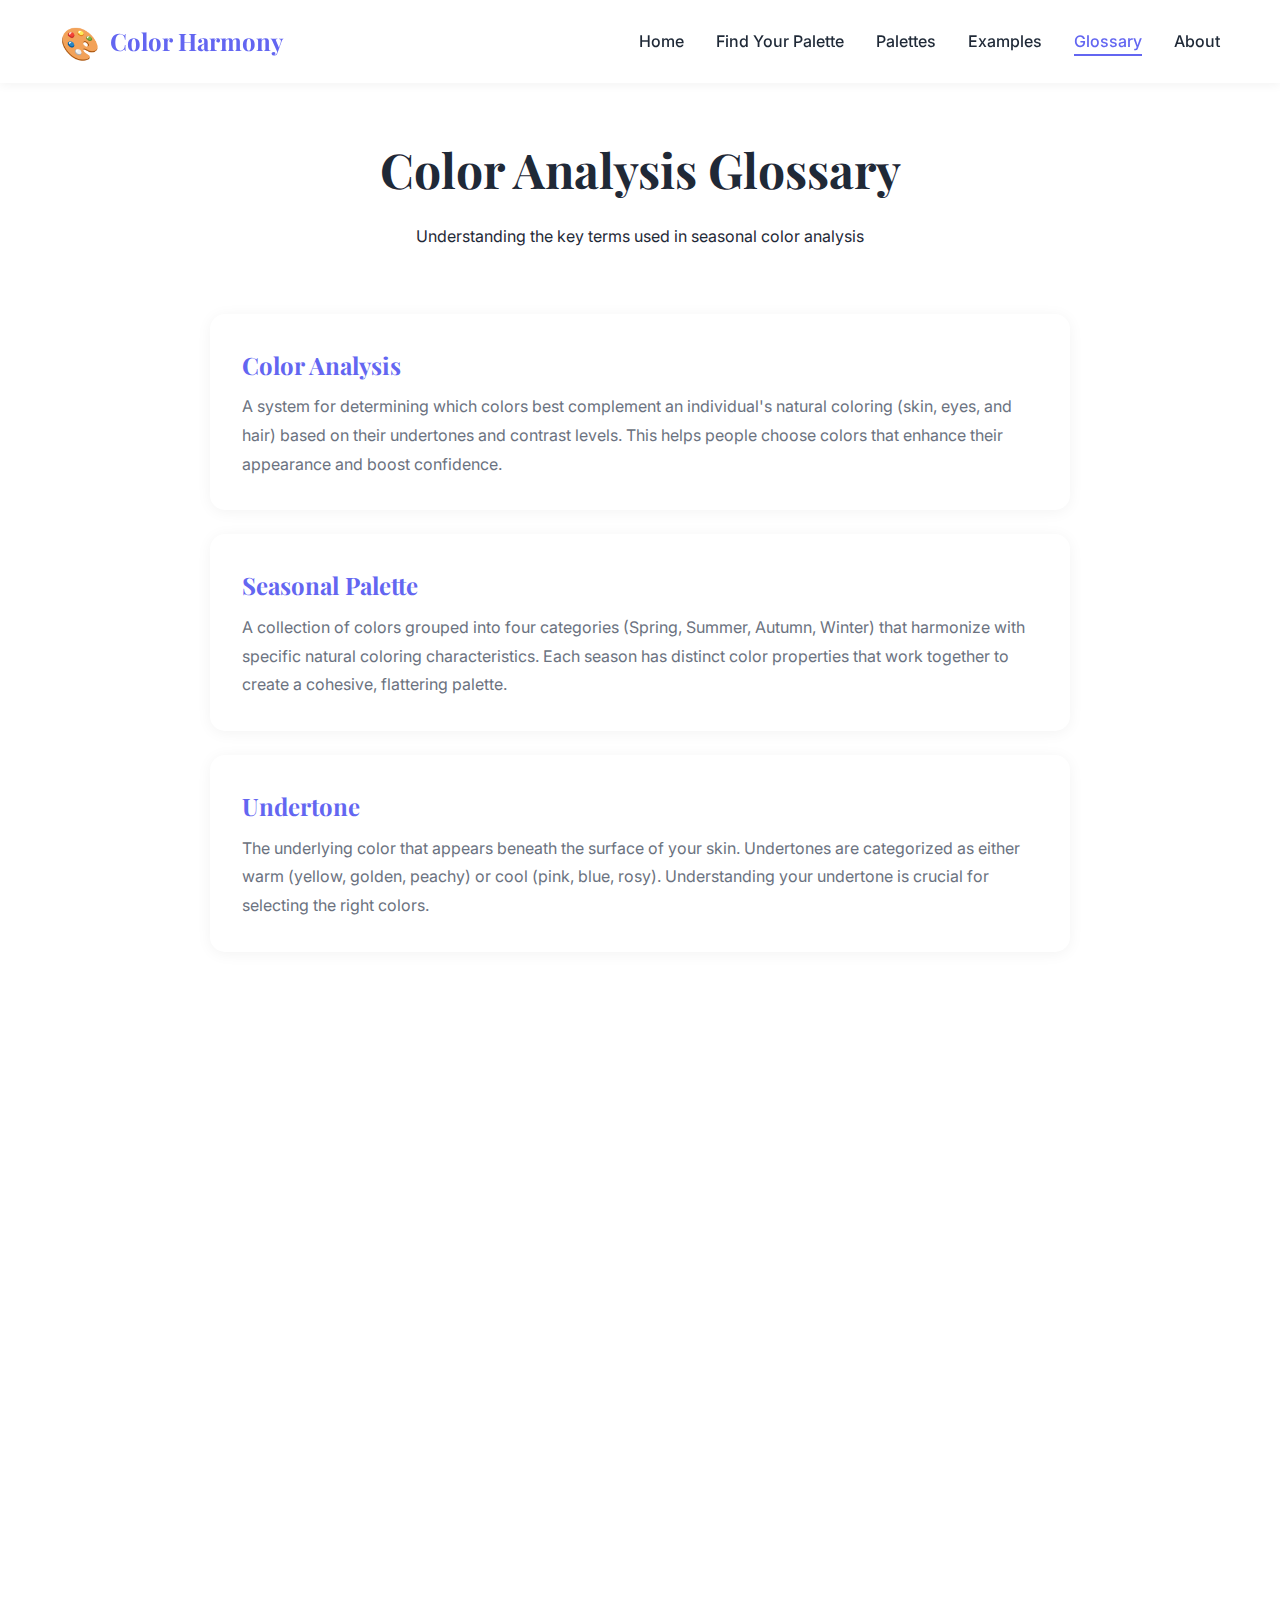
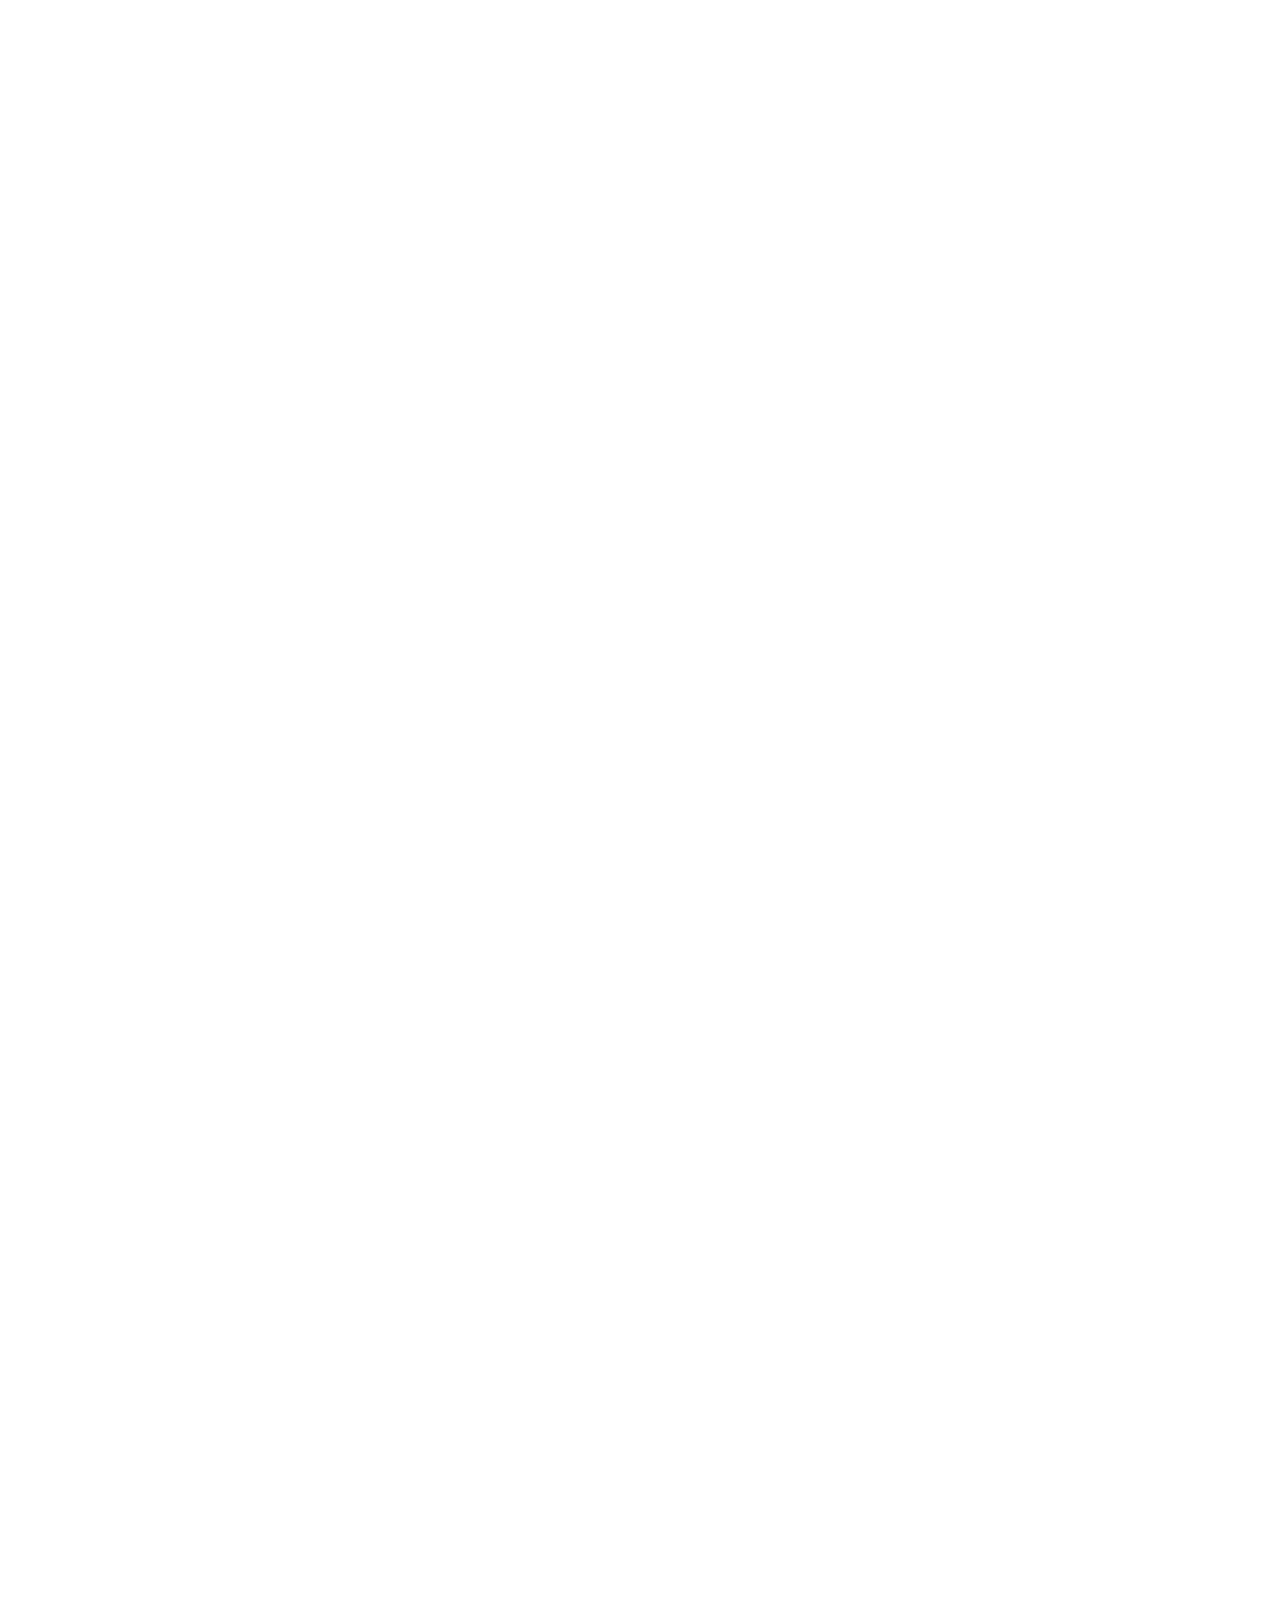
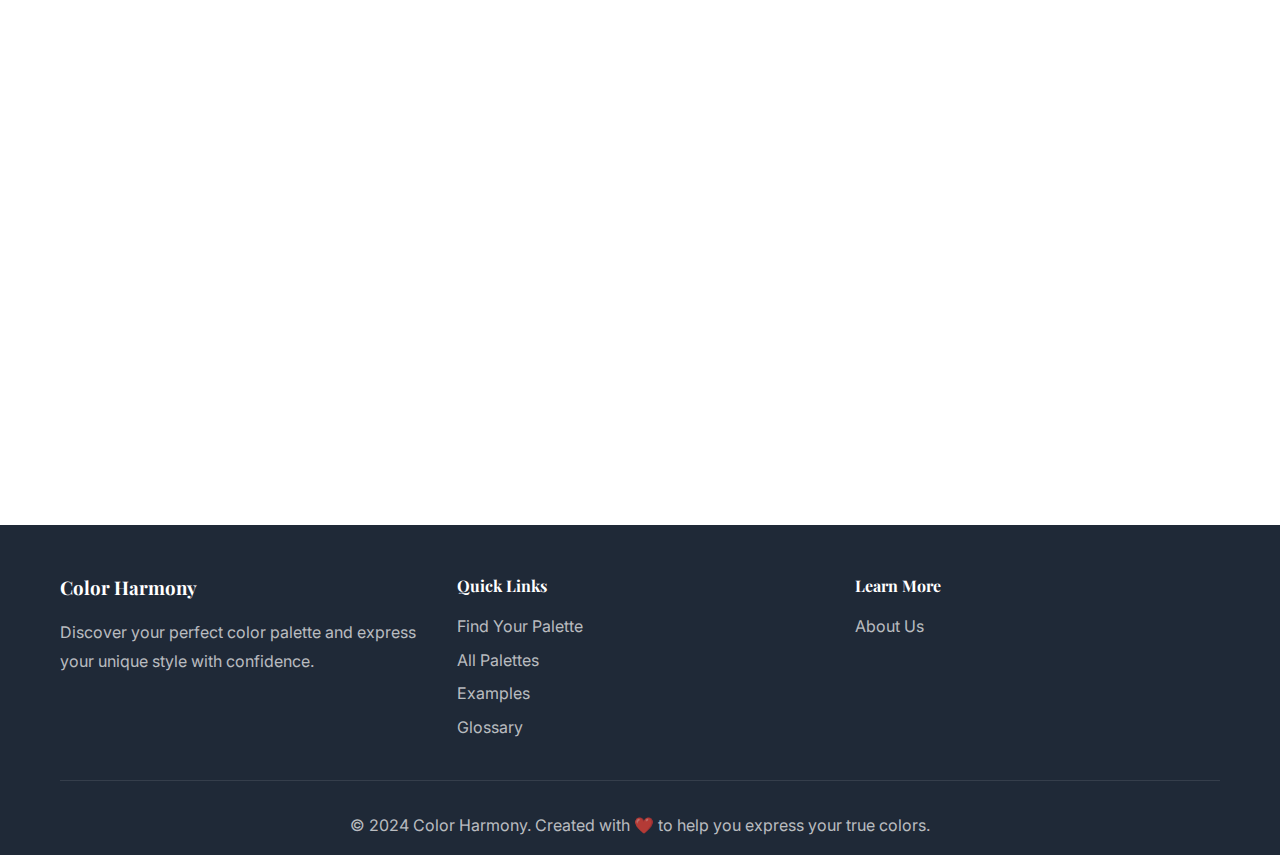
<file: glossary.html>
<!DOCTYPE html>
<html lang="en">
<head>
    <meta charset="UTF-8">
    <meta name="viewport" content="width=device-width, initial-scale=1.0">
    <title>Glossary - Color Harmony</title>
    <link rel="stylesheet" href="styles.css">
    <link rel="preconnect" href="https://fonts.googleapis.com">
    <link rel="preconnect" href="https://fonts.gstatic.com" crossorigin>
    <link href="https://fonts.googleapis.com/css2?family=Playfair+Display:wght@400;600;700&family=Inter:wght@300;400;500;600&display=swap" rel="stylesheet">
</head>
<body>
    <nav class="navbar">
        <div class="nav-container">
            <div class="logo">
                <span class="logo-icon">🎨</span>
                <span class="logo-text">Color Harmony</span>
            </div>
            <ul class="nav-menu">
                <li><a href="index.html">Home</a></li>
                <li><a href="guide.html">Find Your Palette</a></li>
                <li><a href="palettes.html">Palettes</a></li>
                <li><a href="examples.html">Examples</a></li>
                <li><a href="glossary.html" class="active">Glossary</a></li>
                <li><a href="about.html">About</a></li>
            </ul>
            <div class="hamburger">
                <span></span>
                <span></span>
                <span></span>
            </div>
        </div>
    </nav>

    <div class="glossary-container">
        <div class="glossary-header">
            <h1>Color Analysis Glossary</h1>
            <p>Understanding the key terms used in seasonal color analysis</p>
        </div>

        <div class="glossary-item">
            <h3>Color Analysis</h3>
            <p>A system for determining which colors best complement an individual's natural coloring (skin, eyes, and hair) based on their undertones and contrast levels. This helps people choose colors that enhance their appearance and boost confidence.</p>
        </div>

        <div class="glossary-item">
            <h3>Seasonal Palette</h3>
            <p>A collection of colors grouped into four categories (Spring, Summer, Autumn, Winter) that harmonize with specific natural coloring characteristics. Each season has distinct color properties that work together to create a cohesive, flattering palette.</p>
        </div>

        <div class="glossary-item">
            <h3>Undertone</h3>
            <p>The underlying color that appears beneath the surface of your skin. Undertones are categorized as either warm (yellow, golden, peachy) or cool (pink, blue, rosy). Understanding your undertone is crucial for selecting the right colors.</p>
        </div>

        <div class="glossary-item">
            <h3>Warm Undertones</h3>
            <p>Skin with golden, yellow, or peachy undertones. People with warm undertones typically look best in colors with yellow or golden bases, such as warm reds, oranges, and golden yellows. They often suit gold and rose gold jewelry.</p>
        </div>

        <div class="glossary-item">
            <h3>Cool Undertones</h3>
            <p>Skin with pink, blue, or rosy undertones. People with cool undertones typically look best in colors with blue bases, such as cool blues, purples, and pinks. They often suit silver and platinum jewelry.</p>
        </div>

        <div class="glossary-item">
            <h3>Spring Palette</h3>
            <p>A warm, light, and bright color palette characterized by fresh, clear colors with yellow undertones. Spring colors are reminiscent of blooming flowers and include coral, peach, golden yellow, and light green. Best for people with warm skin, light eyes, and golden hair highlights.</p>
        </div>

        <div class="glossary-item">
            <h3>Summer Palette</h3>
            <p>A cool, soft, and muted color palette characterized by gentle, dusty colors with blue undertones. Summer colors evoke calm and serenity and include soft blues, lavenders, powder pinks, and light grays. Best for people with cool skin, blue or gray eyes, and ash-blonde or light brown hair.</p>
        </div>

        <div class="glossary-item">
            <h3>Autumn Palette</h3>
            <p>A warm, rich, and earthy color palette characterized by deep, saturated colors with golden undertones. Autumn colors reflect the richness of fall foliage and include rust, amber, golden brown, and deep orange. Best for people with warm skin, brown or hazel eyes, and auburn or dark brown hair with red highlights.</p>
        </div>

        <div class="glossary-item">
            <h3>Winter Palette</h3>
            <p>A cool, clear, and vivid color palette characterized by intense, saturated colors with blue undertones. Winter colors create striking contrast and include deep navy, crisp white, vivid jewel tones, and true black. Best for people with cool skin, dark eyes, and dark hair.</p>
        </div>

        <div class="glossary-item">
            <h3>Contrast</h3>
            <p>The difference between light and dark elements in your natural coloring. High contrast (dark hair with light skin, for example) works well with high-contrast color combinations. Low contrast (similar tones) works better with more subtle color variations.</p>
        </div>

        <div class="glossary-item">
            <h3>Value</h3>
            <p>The lightness or darkness of a color. In color analysis, understanding whether you look best in light, medium, or dark values helps refine your palette selection. Light values include pastels, medium values include mid-tones, and dark values include deep, rich colors.</p>
        </div>

        <div class="glossary-item">
            <h3>Chroma</h3>
            <p>The intensity or saturation of a color. Colors can be bright and vivid (high chroma) or muted and soft (low chroma). Your natural coloring determines whether you look best in clear, bright colors or softer, more muted tones.</p>
        </div>

        <div class="glossary-item">
            <h3>Metal Harmony</h3>
            <p>The practice of matching jewelry metals (gold, silver, rose gold, platinum) to your color palette. Warm palettes harmonize with gold and rose gold, while cool palettes complement silver and platinum. The right metal choice enhances your overall appearance.</p>
        </div>

        <div class="glossary-item">
            <h3>Personal Color</h3>
            <p>Your individual color palette determined by your unique combination of skin tone, eye color, and hair color. Understanding your personal color helps you make confident fashion and styling choices that enhance your natural beauty.</p>
        </div>

        <div class="glossary-item">
            <h3>Color Harmony</h3>
            <p>The pleasing arrangement of colors that work together to create a balanced, cohesive look. When colors harmonize with your natural features, they enhance your appearance rather than competing with it, creating a more polished and confident image.</p>
        </div>
    </div>

    <footer class="footer">
        <div class="container">
            <div class="footer-content">
                <div class="footer-section">
                    <h3>Color Harmony</h3>
                    <p>Discover your perfect color palette and express your unique style with confidence.</p>
                </div>
                <div class="footer-section">
                    <h4>Quick Links</h4>
                    <ul>
                        <li><a href="guide.html">Find Your Palette</a></li>
                        <li><a href="palettes.html">All Palettes</a></li>
                        <li><a href="examples.html">Examples</a></li>
                        <li><a href="glossary.html">Glossary</a></li>
                    </ul>
                </div>
                <div class="footer-section">
                    <h4>Learn More</h4>
                    <ul>
                        <li><a href="about.html">About Us</a></li>
                    </ul>
                </div>
            </div>
            <div class="footer-bottom">
                <p>&copy; 2024 Color Harmony. Created with ❤️ to help you express your true colors.</p>
            </div>
        </div>
    </footer>

    <script src="script.js"></script>
</body>
</html>
</file>
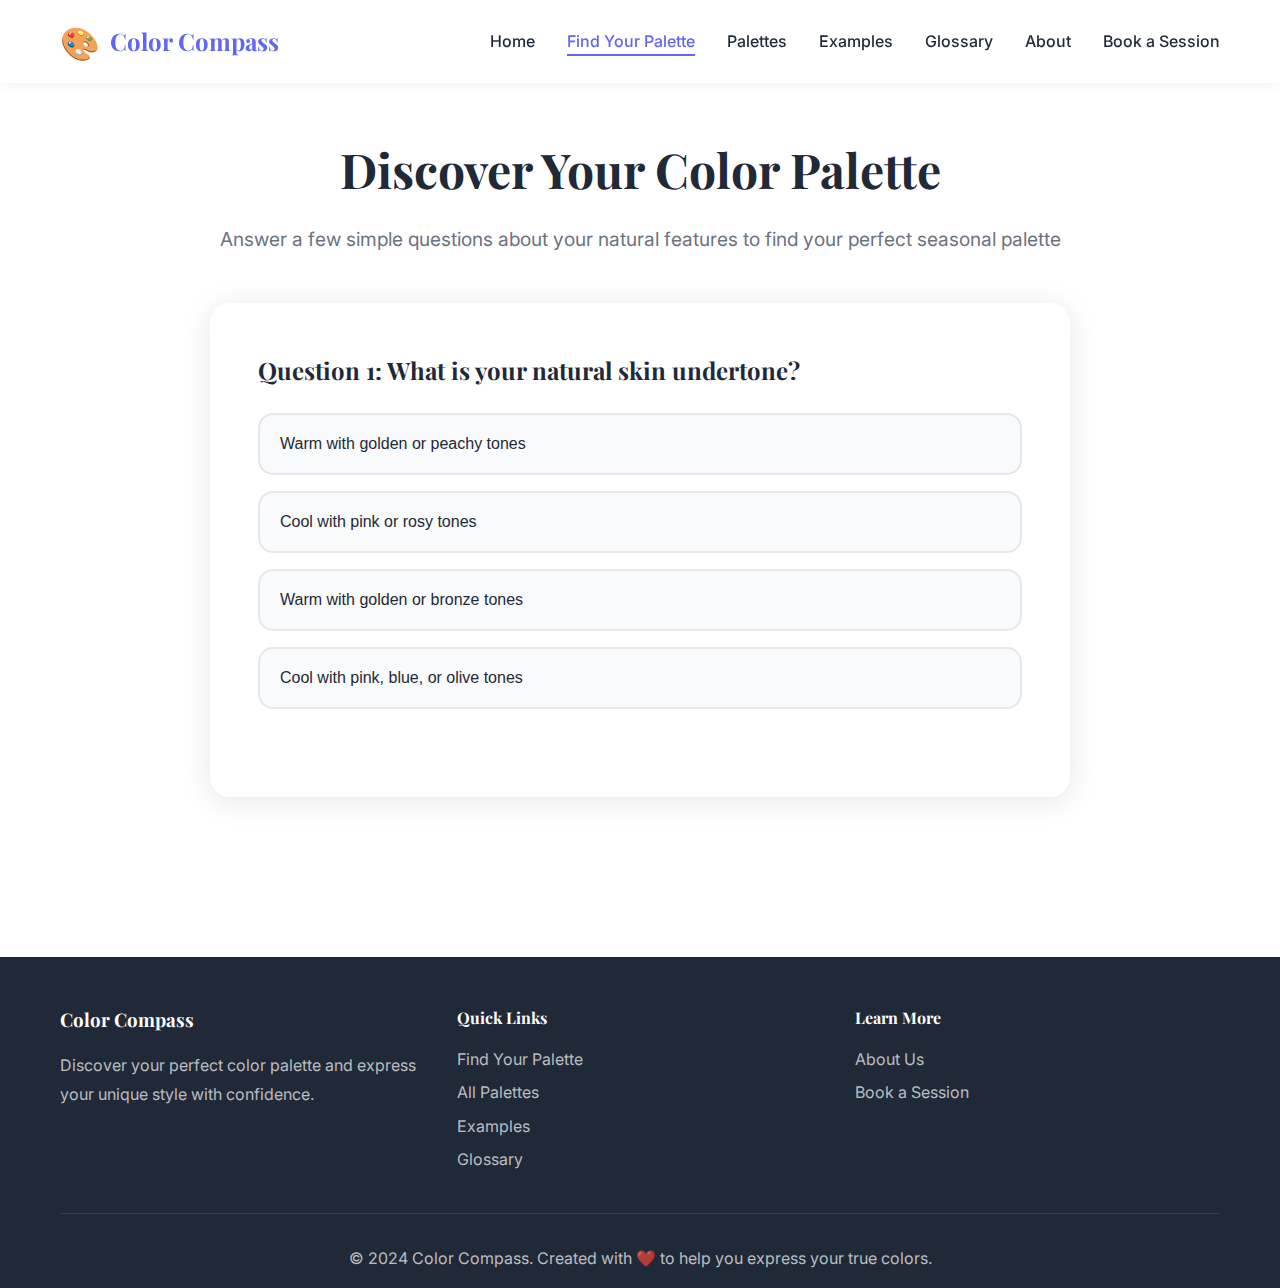
<file: guide.html>
<!DOCTYPE html>
<html lang="en">
<head>
    <meta charset="UTF-8">
    <meta name="viewport" content="width=device-width, initial-scale=1.0">
    <title>Find Your Palette - Color Compass</title>
    <link rel="stylesheet" href="styles.css">
    <link rel="preconnect" href="https://fonts.googleapis.com">
    <link rel="preconnect" href="https://fonts.gstatic.com" crossorigin>
    <link href="https://fonts.googleapis.com/css2?family=Playfair+Display:wght@400;600;700&family=Inter:wght@300;400;500;600&display=swap" rel="stylesheet">
</head>
<body>
    <nav class="navbar">
        <div class="nav-container">
            <div class="logo">
                <span class="logo-icon">🎨</span>
                <span class="logo-text">Color Compass</span>
            </div>
            <ul class="nav-menu">
                <li><a href="index.html">Home</a></li>
                <li><a href="guide.html" class="active">Find Your Palette</a></li>
                <li><a href="palettes.html">Palettes</a></li>
                <li><a href="examples.html">Examples</a></li>
                <li><a href="glossary.html">Glossary</a></li>
                <li><a href="about.html">About</a></li>
                <li><a href="booking.html">Book a Session</a></li>
            </ul>
            <div class="hamburger">
                <span></span>
                <span></span>
                <span></span>
            </div>
        </div>
    </nav>

    <div class="guide-container">
        <div class="guide-header">
            <h1>Discover Your Color Palette</h1>
            <p>Answer a few simple questions about your natural features to find your perfect seasonal palette</p>
        </div>

        <div class="quiz-container" id="quizContainer">
            <div class="question" id="question1">
                <h3>Question 1: What is your natural skin undertone?</h3>
                <div class="options-grid">
                    <button class="option-btn" data-value="spring">Warm with golden or peachy tones</button>
                    <button class="option-btn" data-value="summer">Cool with pink or rosy tones</button>
                    <button class="option-btn" data-value="autumn">Warm with golden or bronze tones</button>
                    <button class="option-btn" data-value="winter">Cool with pink, blue, or olive tones</button>
                </div>
            </div>

            <div class="question" id="question2" style="display: none;">
                <h3>Question 2: What color are your eyes?</h3>
                <div class="options-grid">
                    <button class="option-btn" data-value="spring">Light blue, green, or light hazel</button>
                    <button class="option-btn" data-value="summer">Blue, gray-blue, or soft brown</button>
                    <button class="option-btn" data-value="autumn">Brown, hazel, or green with golden flecks</button>
                    <button class="option-btn" data-value="winter">Dark brown, black, or bright blue</button>
                </div>
            </div>

            <div class="question" id="question3" style="display: none;">
                <h3>Question 3: What is your natural hair color?</h3>
                <div class="options-grid">
                    <button class="option-btn" data-value="spring">Strawberry blonde, golden blonde, or light brown with golden highlights</button>
                    <button class="option-btn" data-value="summer">Ash blonde, light brown, or gray</button>
                    <button class="option-btn" data-value="autumn">Auburn, red, dark brown with red highlights, or black-brown</button>
                    <button class="option-btn" data-value="winter">Dark brown, black, or salt-and-pepper</button>
                </div>
            </div>

            <div class="question" id="question4" style="display: none;">
                <h3>Question 4: How does your skin react to the sun?</h3>
                <div class="options-grid">
                    <button class="option-btn" data-value="spring">Burns easily, then tans to golden</button>
                    <button class="option-btn" data-value="summer">Burns easily, rarely tans</button>
                    <button class="option-btn" data-value="autumn">Burns initially, then tans well</button>
                    <button class="option-btn" data-value="winter">Burns easily, tans minimally or not at all</button>
                </div>
            </div>

            <div class="question" id="question5" style="display: none;">
                <h3>Question 5: Which metal looks best on you?</h3>
                <div class="options-grid">
                    <button class="option-btn" data-value="spring">Gold</button>
                    <button class="option-btn" data-value="summer">Silver or platinum</button>
                    <button class="option-btn" data-value="autumn">Gold or rose gold</button>
                    <button class="option-btn" data-value="winter">Silver or platinum</button>
                </div>
            </div>

            <div style="text-align: center; margin-top: 2rem;">
                <button class="btn btn-primary" id="nextBtn" style="display: none;">Next Question</button>
                <button class="btn btn-primary" id="submitBtn" style="display: none;">Get My Results</button>
            </div>
        </div>

        <div class="result-section" id="resultSection">
            <h2 id="resultTitle"></h2>
            <p id="resultDescription"></p>
            <div style="margin-top: 2rem;">
                <a href="palettes.html" class="btn btn-secondary" style="background: white; color: var(--primary-color);">Explore Your Palette</a>
            </div>
        </div>
    </div>

    <footer class="footer">
        <div class="container">
            <div class="footer-content">
                <div class="footer-section">
                    <h3>Color Compass</h3>
                    <p>Discover your perfect color palette and express your unique style with confidence.</p>
                </div>
                <div class="footer-section">
                    <h4>Quick Links</h4>
                    <ul>
                        <li><a href="guide.html">Find Your Palette</a></li>
                        <li><a href="palettes.html">All Palettes</a></li>
                        <li><a href="examples.html">Examples</a></li>
                        <li><a href="glossary.html">Glossary</a></li>
                    </ul>
                </div>
                <div class="footer-section">
                    <h4>Learn More</h4>
                    <ul>
                        <li><a href="about.html">About Us</a></li>
                        <li><a href="booking.html">Book a Session</a></li>
                    </ul>
                </div>
            </div>
            <div class="footer-bottom">
                <p>&copy; 2024 Color Compass. Created with ❤️ to help you express your true colors.</p>
            </div>
        </div>
    </footer>

    <script src="script.js"></script>
</body>
</html>
</file>
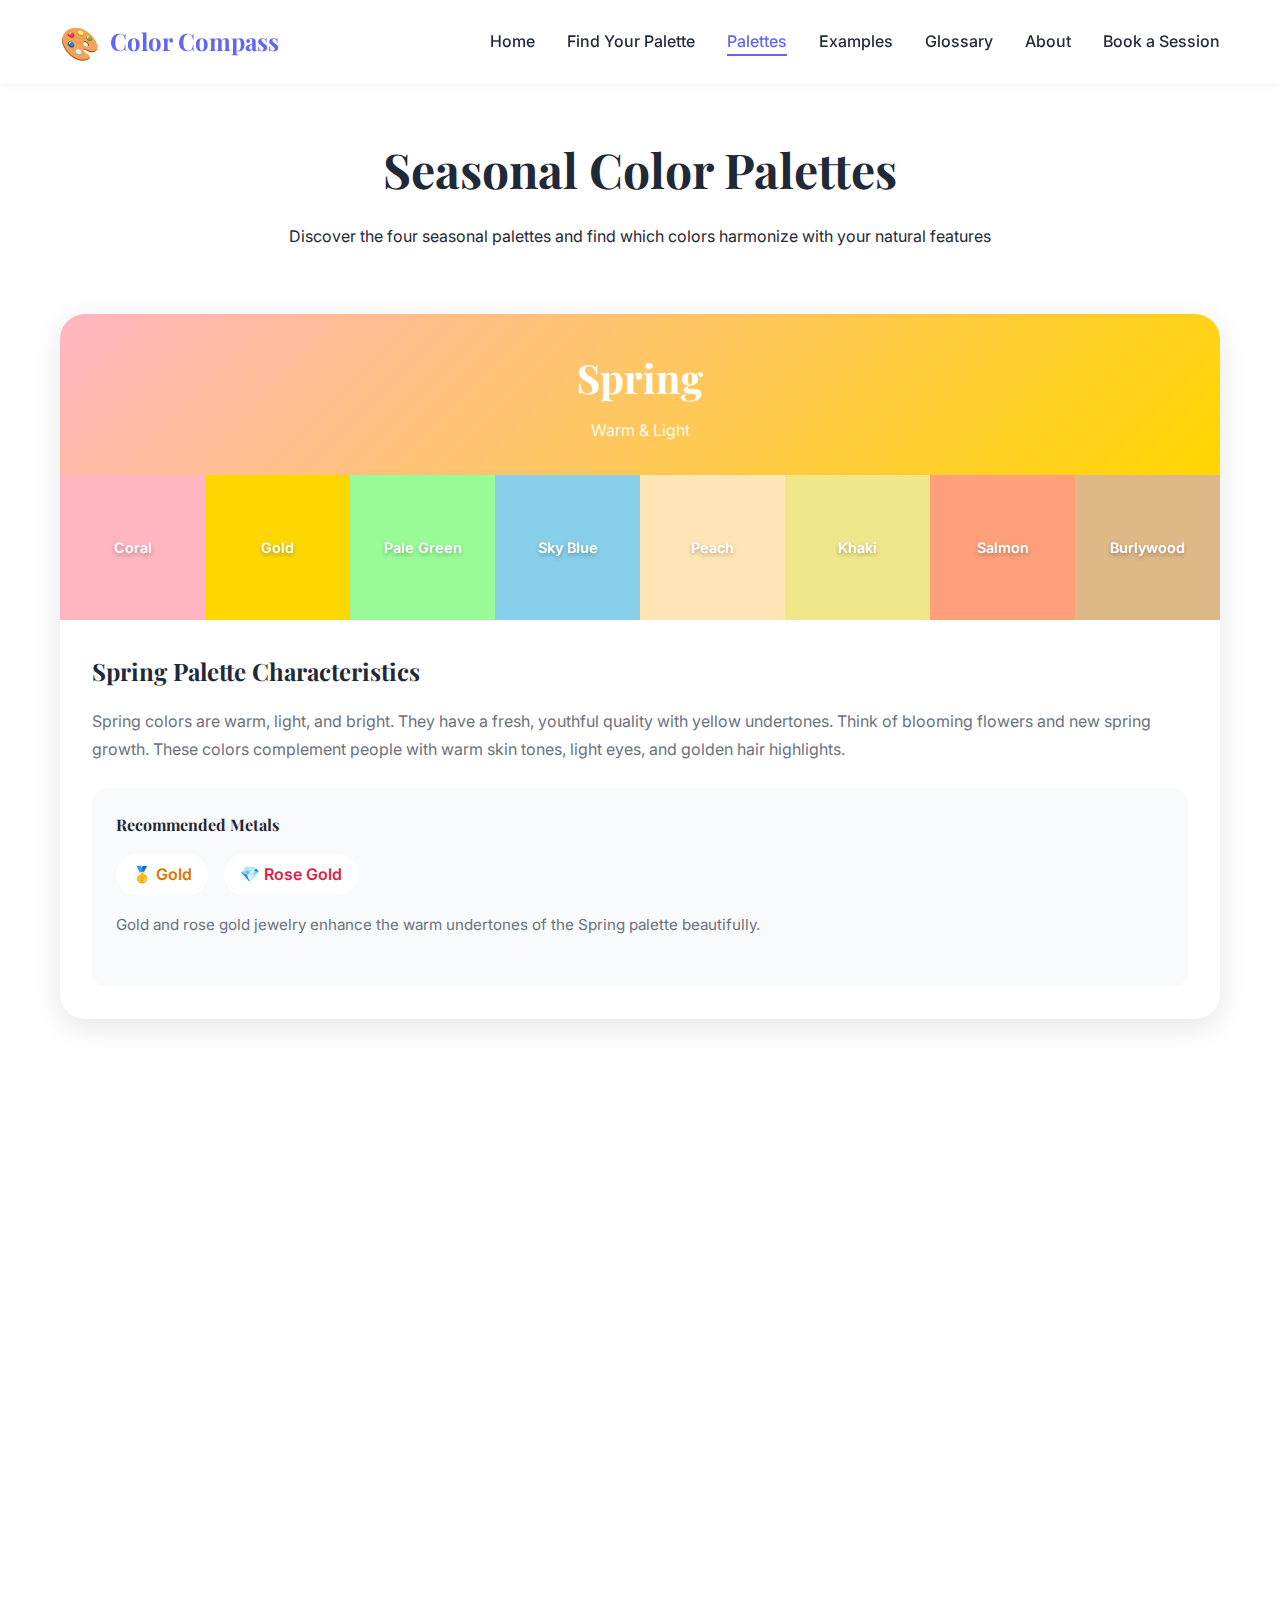
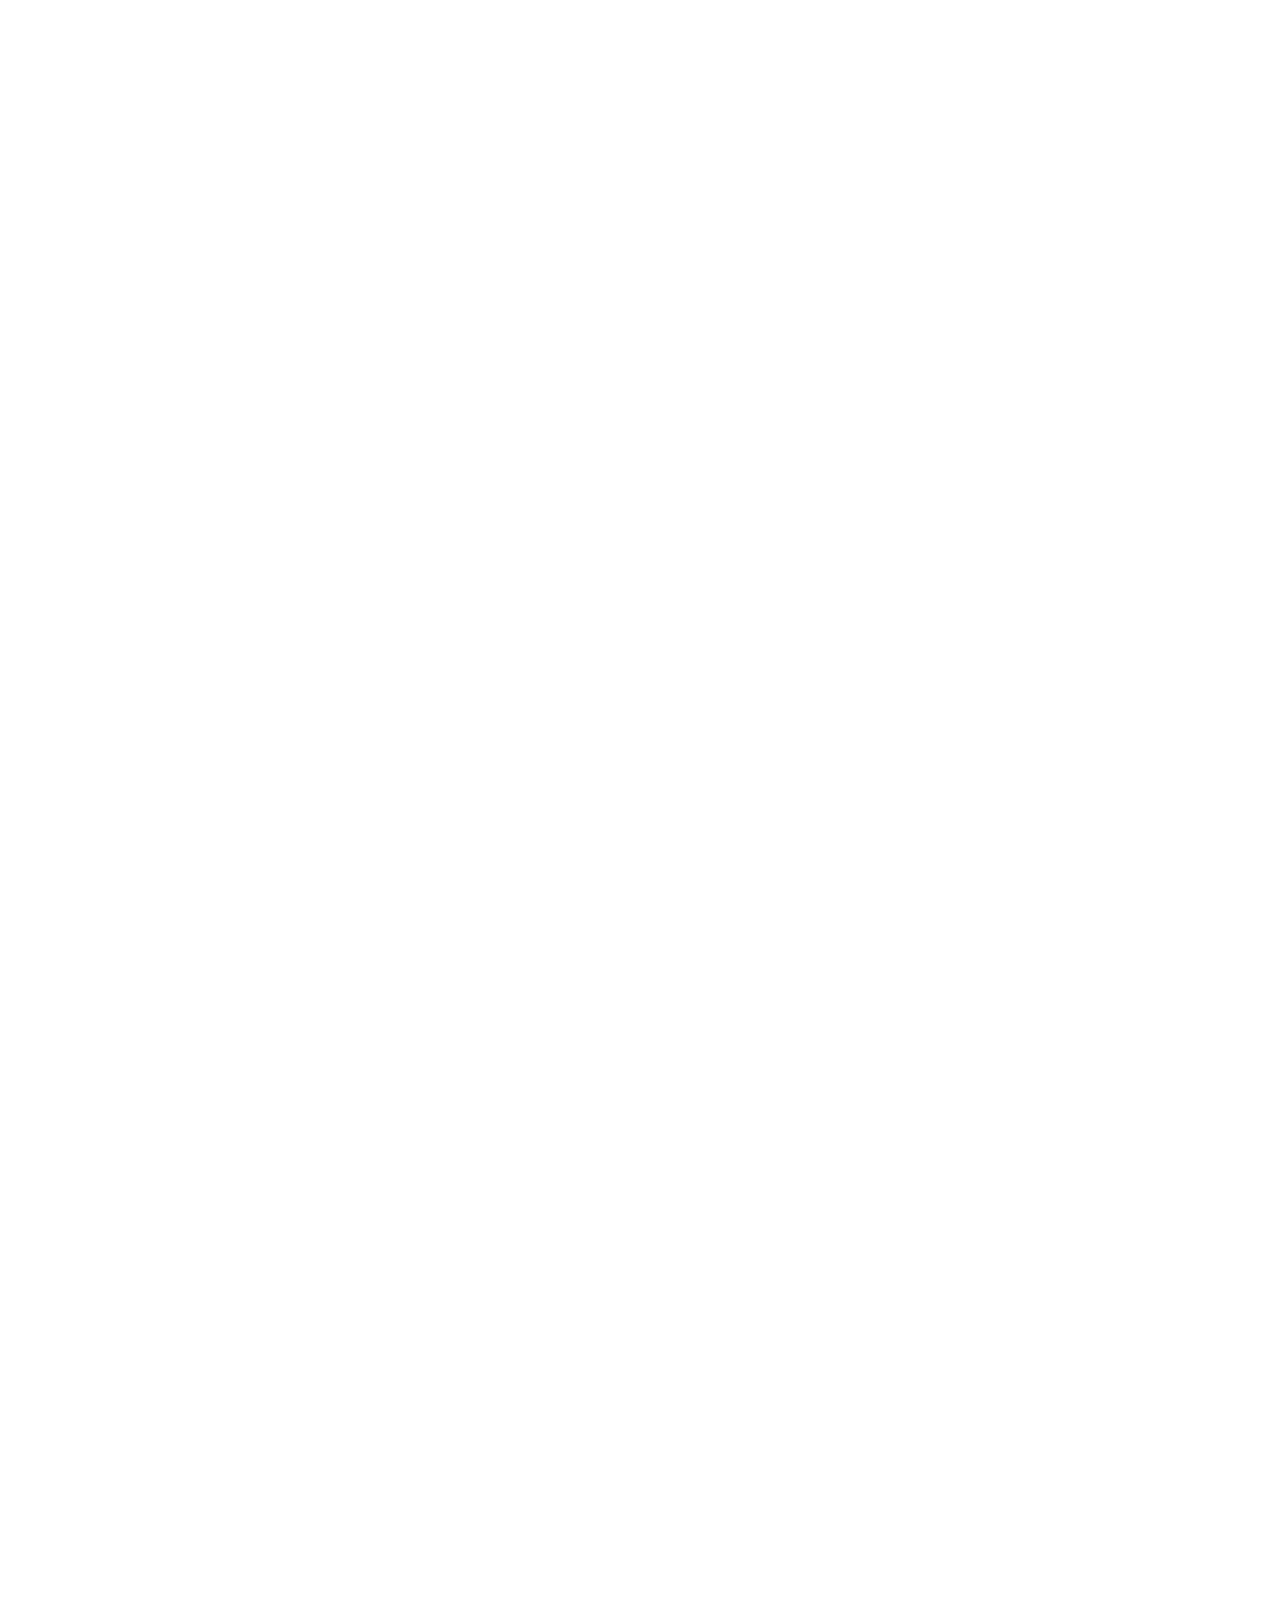
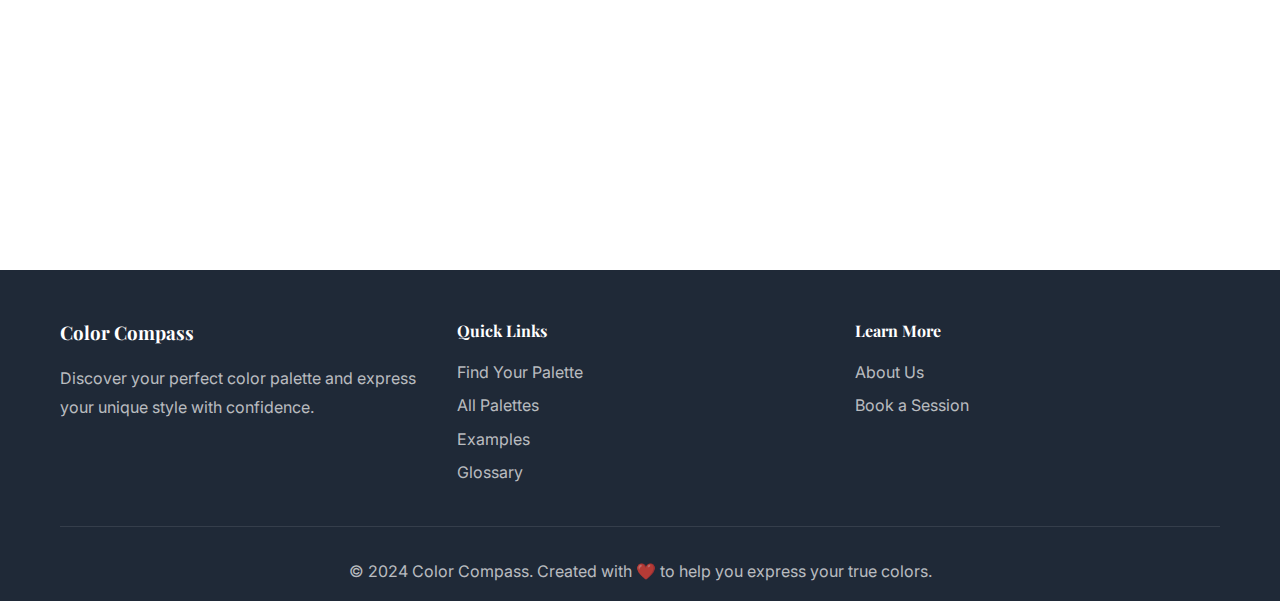
<file: palettes.html>
<!DOCTYPE html>
<html lang="en">
<head>
    <meta charset="UTF-8">
    <meta name="viewport" content="width=device-width, initial-scale=1.0">
    <title>Color Palettes - Color Compass</title>
    <link rel="stylesheet" href="styles.css">
    <link rel="preconnect" href="https://fonts.googleapis.com">
    <link rel="preconnect" href="https://fonts.gstatic.com" crossorigin>
    <link href="https://fonts.googleapis.com/css2?family=Playfair+Display:wght@400;600;700&family=Inter:wght@300;400;500;600&display=swap" rel="stylesheet">
</head>
<body>
    <nav class="navbar">
        <div class="nav-container">
            <div class="logo">
                <span class="logo-icon">🎨</span>
                <span class="logo-text">Color Compass</span>
            </div>
            <ul class="nav-menu">
                <li><a href="index.html">Home</a></li>
                <li><a href="guide.html">Find Your Palette</a></li>
                <li><a href="palettes.html" class="active">Palettes</a></li>
                <li><a href="examples.html">Examples</a></li>
                <li><a href="glossary.html">Glossary</a></li>
                <li><a href="about.html">About</a></li>
                <li><a href="booking.html">Book a Session</a></li>
            </ul>
            <div class="hamburger">
                <span></span>
                <span></span>
                <span></span>
            </div>
        </div>
    </nav>

    <div class="palettes-container">
        <div class="palettes-header">
            <h1>Seasonal Color Palettes</h1>
            <p>Discover the four seasonal palettes and find which colors harmonize with your natural features</p>
        </div>

        <div class="palettes-grid">
            <!-- Spring Palette -->
            <div class="palette-card">
                <div class="palette-header" style="background: linear-gradient(135deg, #FFB6C1, #FFD700);">
                    <h2 style="color: white;">Spring</h2>
                    <p style="color: rgba(255,255,255,0.9);">Warm & Light</p>
                </div>
                <div class="palette-colors">
                    <div class="palette-color-item" style="background: #FFB6C1;">Coral</div>
                    <div class="palette-color-item" style="background: #FFD700;">Gold</div>
                    <div class="palette-color-item" style="background: #98FB98;">Pale Green</div>
                    <div class="palette-color-item" style="background: #87CEEB;">Sky Blue</div>
                    <div class="palette-color-item" style="background: #FFE4B5;">Peach</div>
                    <div class="palette-color-item" style="background: #F0E68C;">Khaki</div>
                    <div class="palette-color-item" style="background: #FFA07A;">Salmon</div>
                    <div class="palette-color-item" style="background: #DEB887;">Burlywood</div>
                </div>
                <div class="palette-info">
                    <h3>Spring Palette Characteristics</h3>
                    <p>Spring colors are warm, light, and bright. They have a fresh, youthful quality with yellow undertones. Think of blooming flowers and new spring growth. These colors complement people with warm skin tones, light eyes, and golden hair highlights.</p>
                    <div class="metals-section">
                        <h4>Recommended Metals</h4>
                        <div class="metals-list">
                            <div class="metal-badge gold">🥇 Gold</div>
                            <div class="metal-badge rose-gold">💎 Rose Gold</div>
                        </div>
                        <p style="margin-top: 1rem; color: var(--text-light); font-size: 0.95rem;">Gold and rose gold jewelry enhance the warm undertones of the Spring palette beautifully.</p>
                    </div>
                </div>
            </div>

            <!-- Summer Palette -->
            <div class="palette-card">
                <div class="palette-header" style="background: linear-gradient(135deg, #B0C4DE, #DDA0DD);">
                    <h2 style="color: white;">Summer</h2>
                    <p style="color: rgba(255,255,255,0.9);">Cool & Soft</p>
                </div>
                <div class="palette-colors">
                    <div class="palette-color-item" style="background: #B0C4DE;">Light Steel Blue</div>
                    <div class="palette-color-item" style="background: #DDA0DD;">Plum</div>
                    <div class="palette-color-item" style="background: #F0F8FF;">Alice Blue</div>
                    <div class="palette-color-item" style="background: #E6E6FA;">Lavender</div>
                    <div class="palette-color-item" style="background: #AFEEEE;">Pale Turquoise</div>
                    <div class="palette-color-item" style="background: #D3D3D3;">Light Gray</div>
                    <div class="palette-color-item" style="background: #FFB6C1;">Powder Pink</div>
                    <div class="palette-color-item" style="background: #B0E0E6;">Powder Blue</div>
                </div>
                <div class="palette-info">
                    <h3>Summer Palette Characteristics</h3>
                    <p>Summer colors are cool, soft, and muted. They have blue undertones and evoke a sense of calm and serenity. Think of misty mornings and soft pastels. These colors work beautifully for people with cool skin tones, blue or gray eyes, and ash-blonde or light brown hair.</p>
                    <div class="metals-section">
                        <h4>Recommended Metals</h4>
                        <div class="metals-list">
                            <div class="metal-badge silver">🥈 Silver</div>
                            <div class="metal-badge silver">💍 Platinum</div>
                        </div>
                        <p style="margin-top: 1rem; color: var(--text-light); font-size: 0.95rem;">Silver and platinum complement the cool undertones of the Summer palette perfectly.</p>
                    </div>
                </div>
            </div>

            <!-- Autumn Palette -->
            <div class="palette-card">
                <div class="palette-header" style="background: linear-gradient(135deg, #D2691E, #CD853F);">
                    <h2 style="color: white;">Autumn</h2>
                    <p style="color: rgba(255,255,255,0.9);">Warm & Rich</p>
                </div>
                <div class="palette-colors">
                    <div class="palette-color-item" style="background: #D2691E;">Chocolate</div>
                    <div class="palette-color-item" style="background: #CD853F;">Peru</div>
                    <div class="palette-color-item" style="background: #8B4513;">Saddle Brown</div>
                    <div class="palette-color-item" style="background: #A0522D;">Sienna</div>
                    <div class="palette-color-item" style="background: #DAA520;">Goldenrod</div>
                    <div class="palette-color-item" style="background: #FF8C00;">Dark Orange</div>
                    <div class="palette-color-item" style="background: #B22222;">Fire Brick</div>
                    <div class="palette-color-item" style="background: #8B4513;">Dark Brown</div>
                </div>
                <div class="palette-info">
                    <h3>Autumn Palette Characteristics</h3>
                    <p>Autumn colors are warm, rich, and earthy. They have golden undertones and evoke the richness of fall foliage. Think of rust, amber, and golden leaves. These colors complement people with warm skin tones, brown or hazel eyes, and auburn or dark brown hair with red highlights.</p>
                    <div class="metals-section">
                        <h4>Recommended Metals</h4>
                        <div class="metals-list">
                            <div class="metal-badge gold">🥇 Gold</div>
                            <div class="metal-badge rose-gold">💎 Rose Gold</div>
                            <div class="metal-badge gold">✨ Copper</div>
                        </div>
                        <p style="margin-top: 1rem; color: var(--text-light); font-size: 0.95rem;">Gold, rose gold, and copper metals enhance the warm, rich tones of the Autumn palette.</p>
                    </div>
                </div>
            </div>

            <!-- Winter Palette -->
            <div class="palette-card">
                <div class="palette-header" style="background: linear-gradient(135deg, #191970, #4B0082);">
                    <h2 style="color: white;">Winter</h2>
                    <p style="color: rgba(255,255,255,0.9);">Cool & Clear</p>
                </div>
                <div class="palette-colors">
                    <div class="palette-color-item" style="background: #191970;">Midnight Blue</div>
                    <div class="palette-color-item" style="background: #4B0082;">Indigo</div>
                    <div class="palette-color-item" style="background: #000000;">Black</div>
                    <div class="palette-color-item" style="background: #800080;">Purple</div>
                    <div class="palette-color-item" style="background: #DC143C;">Crimson</div>
                    <div class="palette-color-item" style="background: #FFFFFF; color: #000;">White</div>
                    <div class="palette-color-item" style="background: #006400;">Dark Green</div>
                    <div class="palette-color-item" style="background: #000080;">Navy</div>
                </div>
                <div class="palette-info">
                    <h3>Winter Palette Characteristics</h3>
                    <p>Winter colors are cool, clear, and vivid. They have blue undertones and create striking contrast. Think of crisp winter days and jewel tones. These colors work beautifully for people with cool skin tones, dark eyes, and dark hair, creating dramatic and elegant looks.</p>
                    <div class="metals-section">
                        <h4>Recommended Metals</h4>
                        <div class="metals-list">
                            <div class="metal-badge silver">🥈 Silver</div>
                            <div class="metal-badge silver">💍 Platinum</div>
                            <div class="metal-badge silver">✨ White Gold</div>
                        </div>
                        <p style="margin-top: 1rem; color: var(--text-light); font-size: 0.95rem;">Silver, platinum, and white gold complement the cool, clear tones of the Winter palette beautifully.</p>
                    </div>
                </div>
            </div>
        </div>
    </div>

    <footer class="footer">
        <div class="container">
            <div class="footer-content">
                <div class="footer-section">
                    <h3>Color Compass</h3>
                    <p>Discover your perfect color palette and express your unique style with confidence.</p>
                </div>
                <div class="footer-section">
                    <h4>Quick Links</h4>
                    <ul>
                        <li><a href="guide.html">Find Your Palette</a></li>
                        <li><a href="palettes.html">All Palettes</a></li>
                        <li><a href="examples.html">Examples</a></li>
                        <li><a href="glossary.html">Glossary</a></li>
                    </ul>
                </div>
                <div class="footer-section">
                    <h4>Learn More</h4>
                    <ul>
                        <li><a href="about.html">About Us</a></li>
                        <li><a href="booking.html">Book a Session</a></li>
                    </ul>
                </div>
            </div>
            <div class="footer-bottom">
                <p>&copy; 2024 Color Compass. Created with ❤️ to help you express your true colors.</p>
            </div>
        </div>
    </footer>

    <script src="script.js"></script>
</body>
</html>
</file>
<file: styles.css>
:root {
    --primary-color: #6366f1;
    --secondary-color: #8b5cf6;
    --accent-color: #ec4899;
    --text-dark: #1f2937;
    --text-light: #6b7280;
    --bg-light: #f9fafb;
    --bg-white: #ffffff;
    --border-color: #e5e7eb;
    --spring-color: #ff6b9d;
    --summer-color: #7c9ff2;
    --autumn-color: #d97706;
    --winter-color: #6366f1;
    
    --font-display: 'Playfair Display', serif;
    --font-body: 'Inter', sans-serif;
}

* {
    margin: 0;
    padding: 0;
    box-sizing: border-box;
}

body {
    font-family: var(--font-body);
    color: var(--text-dark);
    line-height: 1.6;
    overflow-x: hidden;
}

.container {
    max-width: 1200px;
    margin: 0 auto;
    padding: 0 20px;
}

/* Navigation */
.navbar {
    background: var(--bg-white);
    box-shadow: 0 2px 10px rgba(0, 0, 0, 0.05);
    position: sticky;
    top: 0;
    z-index: 1000;
    padding: 1rem 0;
}

.nav-container {
    max-width: 1200px;
    margin: 0 auto;
    padding: 0 20px;
    display: flex;
    justify-content: space-between;
    align-items: center;
}

.logo {
    display: flex;
    align-items: center;
    gap: 10px;
    font-size: 1.5rem;
    font-weight: 700;
    font-family: var(--font-display);
    color: var(--primary-color);
}

.logo-icon {
    font-size: 2rem;
}

.nav-menu {
    display: flex;
    list-style: none;
    gap: 2rem;
}

.nav-menu a {
    text-decoration: none;
    color: var(--text-dark);
    font-weight: 500;
    transition: color 0.3s;
    position: relative;
}

.nav-menu a:hover,
.nav-menu a.active {
    color: var(--primary-color);
}

.nav-menu a.active::after {
    content: '';
    position: absolute;
    bottom: -5px;
    left: 0;
    width: 100%;
    height: 2px;
    background: var(--primary-color);
}

.hamburger {
    display: none;
    flex-direction: column;
    cursor: pointer;
    gap: 5px;
}

.hamburger span {
    width: 25px;
    height: 3px;
    background: var(--text-dark);
    transition: all 0.3s;
}

/* Hero Section */
.hero {
    min-height: 90vh;
    display: flex;
    align-items: center;
    justify-content: space-between;
    padding: 4rem 20px;
    max-width: 1200px;
    margin: 0 auto;
    gap: 4rem;
}

.hero-content {
    flex: 1;
    max-width: 600px;
}

.hero-title {
    font-family: var(--font-display);
    font-size: 3.5rem;
    font-weight: 700;
    color: var(--text-dark);
    margin-bottom: 1.5rem;
    line-height: 1.2;
}

.hero-subtitle {
    font-size: 1.25rem;
    color: var(--text-light);
    margin-bottom: 2rem;
    line-height: 1.8;
}

.hero-buttons {
    display: flex;
    gap: 1rem;
    flex-wrap: wrap;
}

.btn {
    padding: 1rem 2rem;
    border-radius: 50px;
    text-decoration: none;
    font-weight: 600;
    transition: all 0.3s;
    display: inline-block;
    border: none;
    cursor: pointer;
    font-size: 1rem;
}

.btn-primary {
    background: linear-gradient(135deg, var(--primary-color), var(--secondary-color));
    color: white;
    box-shadow: 0 4px 15px rgba(99, 102, 241, 0.3);
}

.btn-primary:hover {
    transform: translateY(-2px);
    box-shadow: 0 6px 20px rgba(99, 102, 241, 0.4);
}

.btn-secondary {
    background: var(--bg-white);
    color: var(--primary-color);
    border: 2px solid var(--primary-color);
}

.btn-secondary:hover {
    background: var(--primary-color);
    color: white;
}

.hero-visual {
    flex: 1;
    display: flex;
    justify-content: center;
    align-items: center;
    position: relative;
    height: 500px;
}

.color-circle {
    width: 150px;
    height: 150px;
    border-radius: 50%;
    position: absolute;
    animation: float 6s ease-in-out infinite;
    opacity: 0.8;
    filter: blur(40px);
}

.color-circle.spring {
    background: var(--spring-color);
    top: 10%;
    left: 10%;
    animation-delay: 0s;
}

.color-circle.summer {
    background: var(--summer-color);
    top: 20%;
    right: 10%;
    animation-delay: 1.5s;
}

.color-circle.autumn {
    background: var(--autumn-color);
    bottom: 20%;
    left: 20%;
    animation-delay: 3s;
}

.color-circle.winter {
    background: var(--winter-color);
    bottom: 10%;
    right: 20%;
    animation-delay: 4.5s;
}

@keyframes float {
    0%, 100% {
        transform: translateY(0) scale(1);
    }
    50% {
        transform: translateY(-30px) scale(1.1);
    }
}

/* Features Section */
.features {
    padding: 5rem 0;
    background: var(--bg-light);
}

.section-title {
    font-family: var(--font-display);
    font-size: 2.5rem;
    text-align: center;
    margin-bottom: 3rem;
    color: var(--text-dark);
}

.features-grid {
    display: grid;
    grid-template-columns: repeat(auto-fit, minmax(250px, 1fr));
    gap: 2rem;
}

.feature-card {
    background: var(--bg-white);
    padding: 2.5rem;
    border-radius: 20px;
    text-align: center;
    box-shadow: 0 4px 20px rgba(0, 0, 0, 0.05);
    transition: transform 0.3s, box-shadow 0.3s;
}

.feature-card:hover {
    transform: translateY(-5px);
    box-shadow: 0 8px 30px rgba(0, 0, 0, 0.1);
}

.feature-icon {
    font-size: 3rem;
    margin-bottom: 1rem;
}

.feature-card h3 {
    font-family: var(--font-display);
    font-size: 1.5rem;
    margin-bottom: 1rem;
    color: var(--text-dark);
}

.feature-card p {
    color: var(--text-light);
    line-height: 1.8;
}

/* Quick Start Section */
.quick-start {
    padding: 5rem 0;
}

.quick-start-content {
    display: grid;
    grid-template-columns: 1fr 1fr;
    gap: 4rem;
    align-items: center;
}

.quick-start-text h2 {
    font-family: var(--font-display);
    font-size: 2.5rem;
    margin-bottom: 1.5rem;
    color: var(--text-dark);
}

.quick-start-text p {
    color: var(--text-light);
    margin-bottom: 2rem;
    line-height: 1.8;
    font-size: 1.1rem;
}

.quick-start-list {
    list-style: none;
    margin-bottom: 2rem;
}

.quick-start-list li {
    padding: 0.75rem 0;
    color: var(--text-dark);
    font-size: 1.1rem;
}

.palette-preview {
    display: grid;
    grid-template-columns: repeat(3, 1fr);
    gap: 1rem;
    padding: 2rem;
    background: var(--bg-light);
    border-radius: 20px;
}

.palette-color {
    aspect-ratio: 1;
    border-radius: 15px;
    box-shadow: 0 4px 15px rgba(0, 0, 0, 0.1);
    transition: transform 0.3s;
}

.palette-color:hover {
    transform: scale(1.1);
}

/* Footer */
.footer {
    background: var(--text-dark);
    color: white;
    padding: 3rem 0 1rem;
    margin-top: 5rem;
}

.footer-content {
    display: grid;
    grid-template-columns: repeat(auto-fit, minmax(250px, 1fr));
    gap: 2rem;
    margin-bottom: 2rem;
}

.footer-section h3,
.footer-section h4 {
    font-family: var(--font-display);
    margin-bottom: 1rem;
}

.footer-section p {
    color: rgba(255, 255, 255, 0.7);
    line-height: 1.8;
}

.footer-section ul {
    list-style: none;
}

.footer-section ul li {
    margin-bottom: 0.5rem;
}

.footer-section a {
    color: rgba(255, 255, 255, 0.7);
    text-decoration: none;
    transition: color 0.3s;
}

.footer-section a:hover {
    color: white;
}

.footer-bottom {
    text-align: center;
    padding-top: 2rem;
    border-top: 1px solid rgba(255, 255, 255, 0.1);
    color: rgba(255, 255, 255, 0.7);
}

/* Guide Page Styles */
.guide-container {
    max-width: 900px;
    margin: 0 auto;
    padding: 3rem 20px;
}

.guide-header {
    text-align: center;
    margin-bottom: 3rem;
}

.guide-header h1 {
    font-family: var(--font-display);
    font-size: 3rem;
    margin-bottom: 1rem;
    color: var(--text-dark);
}

.guide-header p {
    font-size: 1.2rem;
    color: var(--text-light);
}

.quiz-container {
    background: var(--bg-white);
    border-radius: 20px;
    padding: 3rem;
    box-shadow: 0 4px 30px rgba(0, 0, 0, 0.1);
    margin-bottom: 2rem;
}

.question {
    margin-bottom: 2.5rem;
}

.question h3 {
    font-family: var(--font-display);
    font-size: 1.5rem;
    margin-bottom: 1.5rem;
    color: var(--text-dark);
}

.options-grid {
    display: grid;
    gap: 1rem;
}

.option-btn {
    padding: 1.25rem;
    background: var(--bg-light);
    border: 2px solid var(--border-color);
    border-radius: 15px;
    cursor: pointer;
    transition: all 0.3s;
    text-align: left;
    font-size: 1rem;
    color: var(--text-dark);
}

.option-btn:hover {
    border-color: var(--primary-color);
    background: rgba(99, 102, 241, 0.05);
    transform: translateX(5px);
}

.option-btn.selected {
    border-color: var(--primary-color);
    background: rgba(99, 102, 241, 0.1);
}

.result-section {
    display: none;
    text-align: center;
    padding: 3rem;
    background: linear-gradient(135deg, var(--primary-color), var(--secondary-color));
    border-radius: 20px;
    color: white;
    margin-top: 2rem;
}

.result-section.active {
    display: block;
    animation: fadeIn 0.5s;
}

@keyframes fadeIn {
    from {
        opacity: 0;
        transform: translateY(20px);
    }
    to {
        opacity: 1;
        transform: translateY(0);
    }
}

.result-section h2 {
    font-family: var(--font-display);
    font-size: 2.5rem;
    margin-bottom: 1rem;
}

.result-section p {
    font-size: 1.2rem;
    margin-bottom: 2rem;
    opacity: 0.95;
}

/* Palettes Page */
.palettes-container {
    max-width: 1200px;
    margin: 0 auto;
    padding: 3rem 20px;
}

.palettes-header {
    text-align: center;
    margin-bottom: 4rem;
}

.palettes-header h1 {
    font-family: var(--font-display);
    font-size: 3rem;
    margin-bottom: 1rem;
    color: var(--text-dark);
}

.palettes-grid {
    display: grid;
    gap: 3rem;
    margin-bottom: 4rem;
}

.palette-card {
    background: var(--bg-white);
    border-radius: 25px;
    overflow: hidden;
    box-shadow: 0 8px 30px rgba(0, 0, 0, 0.1);
    transition: transform 0.3s;
}

.palette-card:hover {
    transform: translateY(-5px);
}

.palette-header {
    padding: 2rem;
    text-align: center;
}

.palette-header h2 {
    font-family: var(--font-display);
    font-size: 2.5rem;
    margin-bottom: 0.5rem;
}

.palette-colors {
    display: grid;
    grid-template-columns: repeat(auto-fit, minmax(80px, 1fr));
    gap: 0;
}

.palette-color-item {
    aspect-ratio: 1;
    display: flex;
    align-items: center;
    justify-content: center;
    color: white;
    font-weight: 600;
    font-size: 0.9rem;
    text-shadow: 0 2px 4px rgba(0, 0, 0, 0.3);
    transition: transform 0.3s;
}

.palette-color-item:hover {
    transform: scale(1.1);
    z-index: 10;
    position: relative;
}

.palette-info {
    padding: 2rem;
}

.palette-info h3 {
    font-family: var(--font-display);
    font-size: 1.5rem;
    margin-bottom: 1rem;
}

.palette-info p {
    color: var(--text-light);
    line-height: 1.8;
    margin-bottom: 1.5rem;
}

.metals-section {
    background: var(--bg-light);
    padding: 1.5rem;
    border-radius: 15px;
    margin-top: 1.5rem;
}

.metals-section h4 {
    font-family: var(--font-display);
    margin-bottom: 1rem;
    color: var(--text-dark);
}

.metals-list {
    display: flex;
    gap: 1rem;
    flex-wrap: wrap;
}

.metal-badge {
    padding: 0.5rem 1rem;
    background: var(--bg-white);
    border-radius: 25px;
    font-weight: 600;
    display: flex;
    align-items: center;
    gap: 0.5rem;
}

.metal-badge.gold {
    color: #d97706;
}

.metal-badge.silver {
    color: #6b7280;
}

.metal-badge.rose-gold {
    color: #e11d48;
}

/* Examples Page */
.examples-container {
    max-width: 1200px;
    margin: 0 auto;
    padding: 3rem 20px;
}

.examples-header {
    text-align: center;
    margin-bottom: 4rem;
}

.examples-header h1 {
    font-family: var(--font-display);
    font-size: 3rem;
    margin-bottom: 1rem;
    color: var(--text-dark);
}

.example-card {
    background: var(--bg-white);
    border-radius: 20px;
    overflow: hidden;
    box-shadow: 0 4px 25px rgba(0, 0, 0, 0.1);
    margin-bottom: 3rem;
}

.example-header {
    padding: 2rem;
    background: linear-gradient(135deg, var(--primary-color), var(--secondary-color));
    color: white;
}

.example-header h2 {
    font-family: var(--font-display);
    font-size: 2rem;
    margin-bottom: 0.5rem;
}

.example-content {
    padding: 2rem;
}

.comparison {
    display: grid;
    grid-template-columns: 1fr 1fr;
    gap: 2rem;
    margin-bottom: 2rem;
}

.comparison-item {
    text-align: center;
}

.comparison-item h3 {
    font-family: var(--font-display);
    margin-bottom: 1rem;
    color: var(--text-dark);
}

.color-swatch {
    width: 100%;
    height: 200px;
    border-radius: 15px;
    margin-bottom: 1rem;
    box-shadow: 0 4px 15px rgba(0, 0, 0, 0.1);
}

.example-description {
    color: var(--text-light);
    line-height: 1.8;
    font-size: 1.1rem;
}

/* Glossary Page */
.glossary-container {
    max-width: 900px;
    margin: 0 auto;
    padding: 3rem 20px;
}

.glossary-header {
    text-align: center;
    margin-bottom: 4rem;
}

.glossary-header h1 {
    font-family: var(--font-display);
    font-size: 3rem;
    margin-bottom: 1rem;
    color: var(--text-dark);
}

.glossary-item {
    background: var(--bg-white);
    border-radius: 15px;
    padding: 2rem;
    margin-bottom: 1.5rem;
    box-shadow: 0 2px 15px rgba(0, 0, 0, 0.05);
}

.glossary-item h3 {
    font-family: var(--font-display);
    font-size: 1.5rem;
    margin-bottom: 0.5rem;
    color: var(--primary-color);
}

.glossary-item p {
    color: var(--text-light);
    line-height: 1.8;
}

/* About Page */
.about-container {
    max-width: 900px;
    margin: 0 auto;
    padding: 3rem 20px;
}

.about-header {
    text-align: center;
    margin-bottom: 4rem;
}

.about-header h1 {
    font-family: var(--font-display);
    font-size: 3rem;
    margin-bottom: 1rem;
    color: var(--text-dark);
}

.about-content {
    background: var(--bg-white);
    border-radius: 20px;
    padding: 3rem;
    box-shadow: 0 4px 25px rgba(0, 0, 0, 0.1);
}

.about-content h2 {
    font-family: var(--font-display);
    font-size: 2rem;
    margin-bottom: 1rem;
    color: var(--text-dark);
}

.about-content p {
    color: var(--text-light);
    line-height: 1.8;
    margin-bottom: 1.5rem;
    font-size: 1.1rem;
}

/* Responsive Design */
@media (max-width: 768px) {
    .nav-menu {
        position: fixed;
        left: -100%;
        top: 70px;
        flex-direction: column;
        background: var(--bg-white);
        width: 100%;
        text-align: center;
        transition: 0.3s;
        box-shadow: 0 10px 27px rgba(0, 0, 0, 0.05);
        padding: 2rem 0;
    }

    .nav-menu.active {
        left: 0;
    }

    .hamburger {
        display: flex;
    }

    .hero {
        flex-direction: column;
        text-align: center;
        padding: 2rem 20px;
    }

    .hero-title {
        font-size: 2.5rem;
    }

    .hero-visual {
        height: 300px;
    }

    .quick-start-content {
        grid-template-columns: 1fr;
    }

    .palette-preview {
        grid-template-columns: repeat(2, 1fr);
    }

    .comparison {
        grid-template-columns: 1fr;
    }

    .features-grid {
        grid-template-columns: 1fr;
    }

    .section-title {
        font-size: 2rem;
    }

    .guide-header h1,
    .palettes-header h1,
    .examples-header h1,
    .glossary-header h1,
    .about-header h1 {
        font-size: 2rem;
    }
}

/* Booking Page Styles */
.booking-container {
    max-width: 1200px;
    margin: 0 auto;
    padding: 4rem 20px;
}

.booking-header {
    text-align: center;
    margin-bottom: 4rem;
}

.booking-header h1 {
    font-family: var(--font-display);
    font-size: 3rem;
    color: var(--primary-color);
    margin-bottom: 1rem;
}

.booking-header p {
    font-size: 1.25rem;
    color: var(--text-light);
}

.booking-content {
    display: grid;
    grid-template-columns: 1fr 1.2fr;
    gap: 4rem;
    align-items: start;
}

.booking-info h2,
.booking-info h3 {
    font-family: var(--font-display);
    color: var(--text-dark);
    margin-bottom: 1rem;
}

.booking-features {
    list-style: none;
    padding: 0;
    margin-bottom: 2rem;
}

.booking-features li {
    padding: 0.75rem 0;
    color: var(--text-light);
    font-size: 1.1rem;
}

.pricing-list {
    background: var(--bg-light);
    padding: 2rem;
    border-radius: 12px;
    margin-top: 1rem;
}

.price-item {
    display: flex;
    justify-content: space-between;
    align-items: center;
    padding: 1rem 0;
    border-bottom: 1px solid var(--border-color);
}

.price-item:last-child {
    border-bottom: none;
}

.service-name {
    font-weight: 500;
    color: var(--text-dark);
}

.service-price {
    font-weight: 600;
    color: var(--primary-color);
    font-size: 1.1rem;
}

.booking-form-wrapper {
    background: var(--bg-white);
    padding: 3rem;
    border-radius: 12px;
    box-shadow: 0 10px 40px rgba(0, 0, 0, 0.1);
}

.form-group {
    margin-bottom: 1.5rem;
}

.form-group label {
    display: block;
    margin-bottom: 0.5rem;
    color: var(--text-dark);
    font-weight: 500;
}

.form-group input,
.form-group select,
.form-group textarea {
    width: 100%;
    padding: 0.875rem;
    border: 2px solid var(--border-color);
    border-radius: 8px;
    font-family: var(--font-body);
    font-size: 1rem;
    transition: border-color 0.3s;
}

.form-group input:focus,
.form-group select:focus,
.form-group textarea:focus {
    outline: none;
    border-color: var(--primary-color);
}

.form-group textarea {
    resize: vertical;
}

/* Success Page Styles */
.success-container {
    min-height: 70vh;
    display: flex;
    align-items: center;
    justify-content: center;
    padding: 4rem 20px;
}

.success-content {
    text-align: center;
    max-width: 600px;
}

.success-icon {
    width: 100px;
    height: 100px;
    background: linear-gradient(135deg, var(--primary-color), var(--secondary-color));
    color: white;
    border-radius: 50%;
    display: flex;
    align-items: center;
    justify-content: center;
    font-size: 4rem;
    margin: 0 auto 2rem;
}

.success-content h1 {
    font-family: var(--font-display);
    font-size: 2.5rem;
    color: var(--text-dark);
    margin-bottom: 1.5rem;
}

.success-message {
    font-size: 1.25rem;
    color: var(--text-light);
    margin-bottom: 1rem;
}

/* Responsive Styles for Booking */
@media (max-width: 768px) {
    .booking-content {
        grid-template-columns: 1fr;
        gap: 2rem;
    }

    .booking-header h1 {
        font-size: 2rem;
    }

    .booking-form-wrapper {
        padding: 2rem 1.5rem;
    }

    .success-content h1 {
        font-size: 1.75rem;
    }

    .success-icon {
        width: 80px;
        height: 80px;
        font-size: 3rem;
    }
}
</file>
